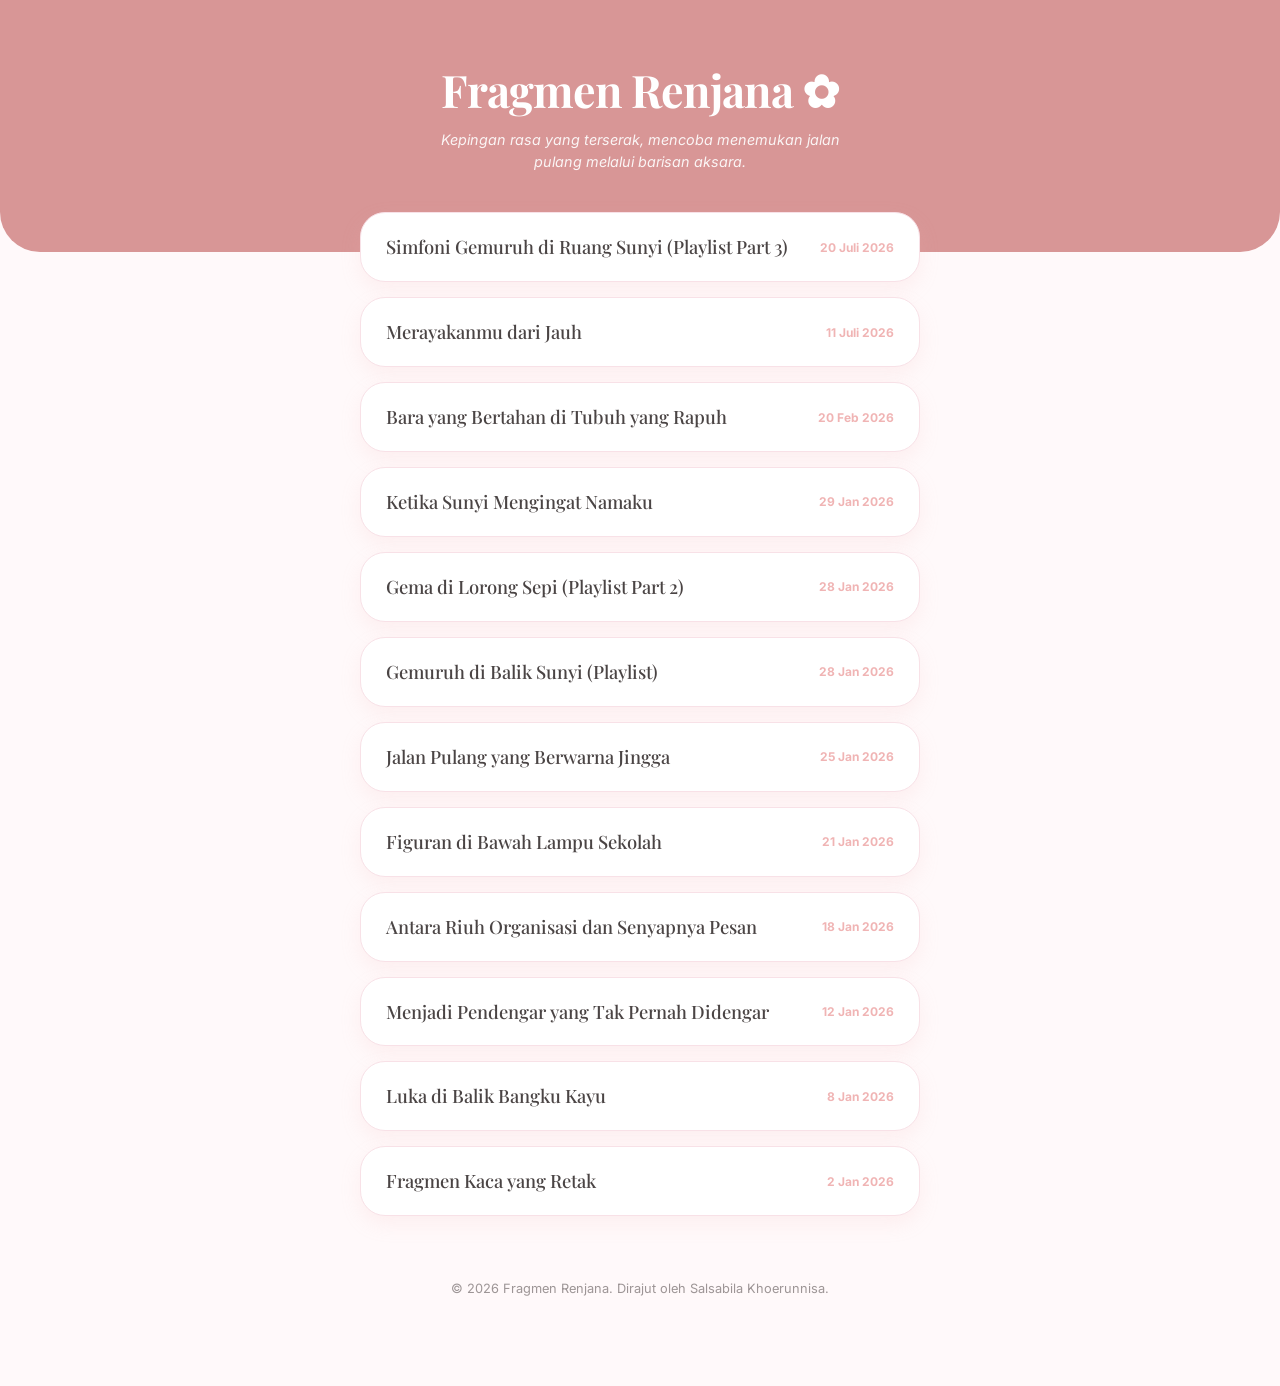
<file: index.html>
<!DOCTYPE html>
<html lang="id">
<head>
    <meta charset="UTF-8">
    <meta name="viewport" content="width=device-width, initial-scale=1.0">
    <title>Fragmen Renjana | Arsip Rasa</title>
    <link rel="stylesheet" href="style.css">
    <link href="https://fonts.googleapis.com/css2?family=Playfair+Display:ital,wght@0,400;1,500&family=Inter:wght@300;400;600;700&display=swap" rel="stylesheet">
</head>
<body>

    <header>
        <h1>Fragmen Renjana ✿</h1>
        <p class="subtitle">Kepingan rasa yang terserak, mencoba menemukan jalan pulang melalui barisan aksara.</p>
    </header>

    <div class="container">
        <main class="post-list">
            <a href="playlist-3.html" class="post-bubble">
    <span class="post-title">Simfoni Gemuruh di Ruang Sunyi (Playlist Part 3)</span>
    <span class="post-date">20 Juli 2026</span>
</a>

            <a href="merayakanmu.html" class="post-bubble">
    <span class="post-title">Merayakanmu dari Jauh</span>
    <span class="post-date">11 Juli 2026</span>
                
          <a href="bara.html" class="post-bubble">
    <span class="post-title">Bara yang Bertahan di Tubuh yang Rapuh</span>
    <span class="post-date">20 Feb 2026</span>
</a>
            <a href="sunyi.html" class="post-bubble">
    <span class="post-title">Ketika Sunyi Mengingat Namaku</span>
    <span class="post-date">29 Jan 2026</span>
</a>
            <a href="playlist-2.html" class="post-bubble">
    <span class="post-title">Gema di Lorong Sepi (Playlist Part 2)</span>
    <span class="post-date">28 Jan 2026</span>
</a>
            <a href="playlist.html" class="post-bubble">
    <span class="post-title">Gemuruh di Balik Sunyi (Playlist)</span>
    <span class="post-date">28 Jan 2026</span>
</a>
            
            <a href="jalan-pulang.html" class="post-bubble">
                <span class="post-title">Jalan Pulang yang Berwarna Jingga</span>
                <span class="post-date">25 Jan 2026</span>
            </a>

            <a href="figuran.html" class="post-bubble">
                <span class="post-title">Figuran di Bawah Lampu Sekolah</span>
                <span class="post-date">21 Jan 2026</span>
            </a>

            <a href="cinta-monyet.html" class="post-bubble">
                <span class="post-title">Antara Riuh Organisasi dan Senyapnya Pesan</span>
                <span class="post-date">18 Jan 2026</span>
            </a>

            <a href="kesepian.html" class="post-bubble">
                <span class="post-title">Menjadi Pendengar yang Tak Pernah Didengar</span>
                <span class="post-date">12 Jan 2026</span>
            </a>

            <a href="pengkhianatan.html" class="post-bubble">
                <span class="post-title">Luka di Balik Bangku Kayu</span>
                <span class="post-date">8 Jan 2026</span>
            </a>

            <a href="insecure.html" class="post-bubble">
                <span class="post-title">Fragmen Kaca yang Retak</span>
                <span class="post-date">2 Jan 2026</span>
            </a>


</a


        </main>

        <footer>
            <p>&copy; 2026 Fragmen Renjana. Dirajut oleh Salsabila Khoerunnisa.</p>
        </footer>
    </div>

</body>
</html>
</file>
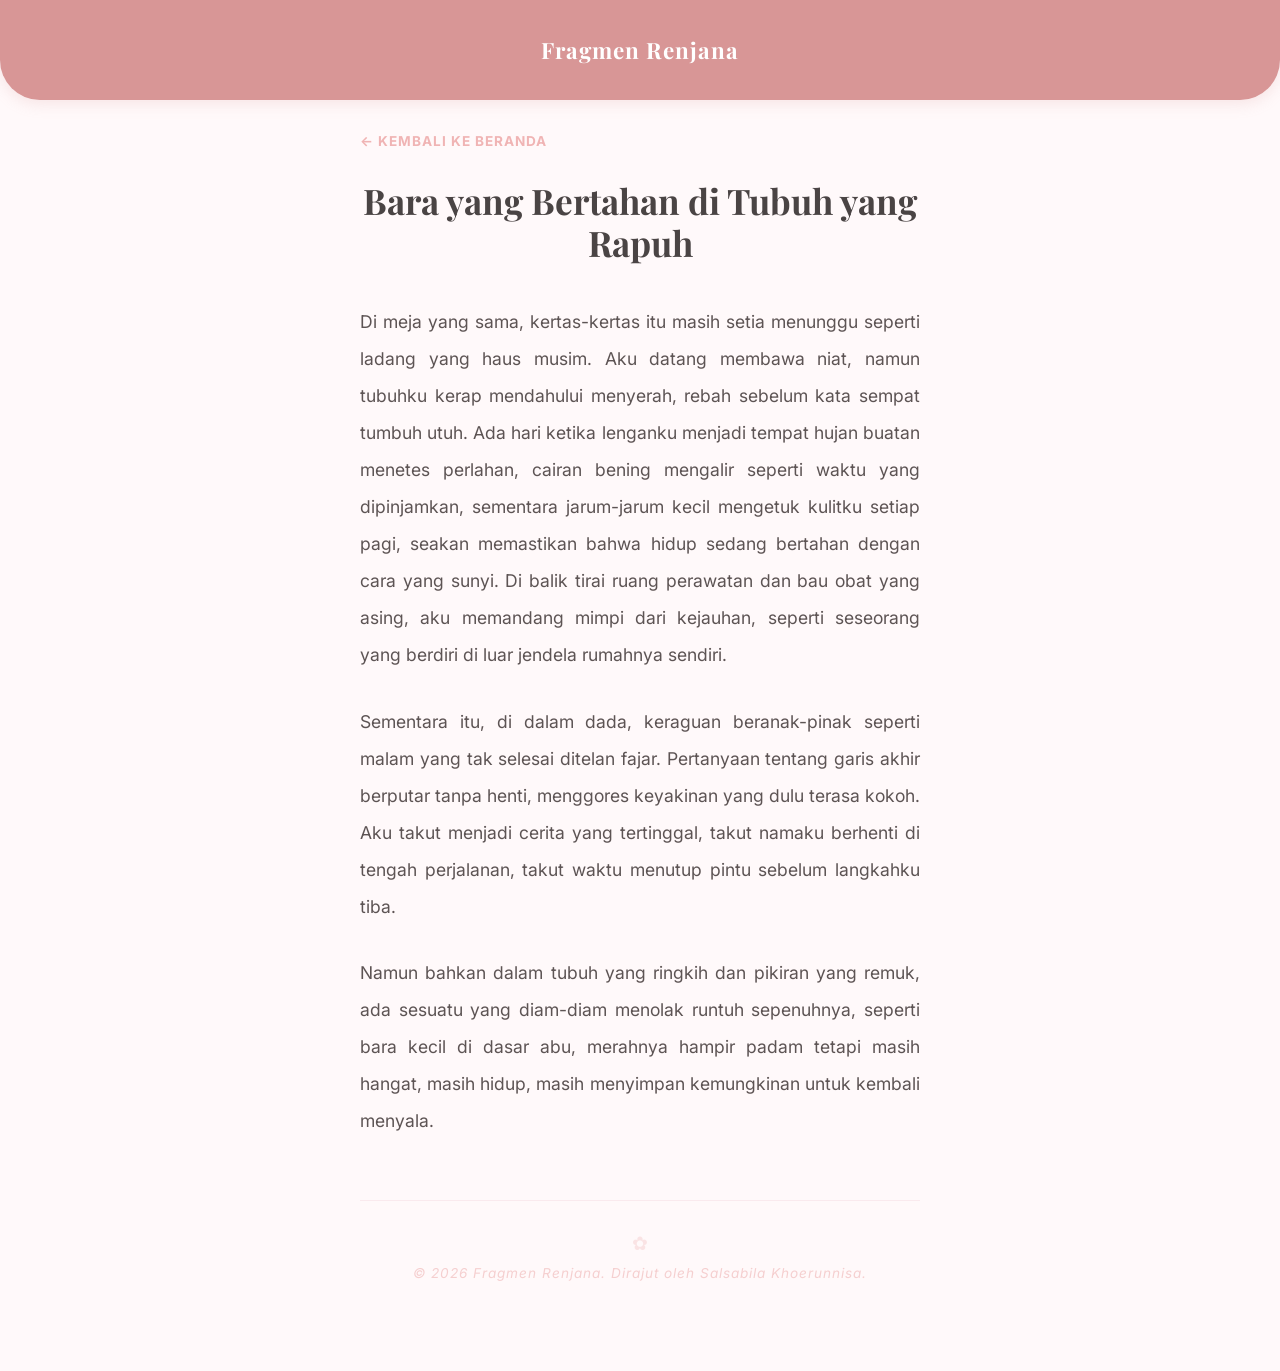
<file: bara.html>
<!DOCTYPE html>
<html lang="id">
<head>
    <meta charset="UTF-8">
    <meta name="viewport" content="width=device-width, initial-scale=1.0">
    <title>Bara yang Bertahan - Fragmen Renjana</title>
    <link rel="stylesheet" href="./style.css">
    <link href="https://fonts.googleapis.com/css2?family=Playfair+Display:ital,wght@0,400;1,500&family=Inter:wght@300;400;600;700&display=swap" rel="stylesheet">
    <style>
        .story-header { 
            background-color: var(--dark-pink); 
            color: white; 
            padding: 35px 20px; 
            text-align: center; 
            border-radius: 0 0 40px 40px; 
            box-shadow: 0 4px 15px rgba(216, 150, 150, 0.2); 
        }
        
        .story-header h2 { 
            font-family: 'Playfair Display', serif; 
            font-size: 1.4rem; 
            letter-spacing: 1px; 
            margin: 0; 
        }

        .container {
            max-width: 600px;
            margin: 30px auto 50px auto !important; 
            padding: 0 20px;
        }

        .back-nav { 
            padding-bottom: 30px; 
        }

        .back-btn { 
            text-decoration: none; 
            color: var(--accent); 
            font-weight: 700; 
            font-size: 0.85rem; 
            text-transform: uppercase; 
            letter-spacing: 1px; 
        }

        .title-center { 
            text-align: center; 
            font-family: 'Playfair Display', serif; 
            font-size: 2.2rem; 
            color: #4a4444; 
            line-height: 1.2; 
            margin-bottom: 40px; 
        }

        .content-body p { 
            margin-bottom: 30px; 
            line-height: 2.1; 
            color: #5d5454; 
            font-size: 1.1rem; 
            text-align: justify; 
        }

        .story-footer { 
            text-align: center; 
            margin-top: 60px; 
            padding-bottom: 40px; 
            border-top: 1px solid var(--primary); 
            padding-top: 30px; 
        }

        .story-footer p { 
            font-size: 0.85rem; 
            color: var(--accent); 
            letter-spacing: 1px; 
            font-style: italic; 
        }

        .flower-divider { 
            text-align: center; 
            margin-bottom: 10px; 
            color: var(--accent); 
            opacity: 0.5; 
            font-size: 1.2rem; 
        }
    </style>
</head>
<body>

    <header class="story-header">
        <h2>Fragmen Renjana</h2>
    </header>

    <div class="container">
        <div class="back-nav">
            <a href="index.html" class="back-btn">← Kembali ke Beranda</a>
        </div>

        <h1 class="title-center">Bara yang Bertahan di Tubuh yang Rapuh</h1>
        
        <article class="content-body">
            <p>Di meja yang sama, kertas-kertas itu masih setia menunggu seperti ladang yang haus musim. Aku datang membawa niat, namun tubuhku kerap mendahului menyerah, rebah sebelum kata sempat tumbuh utuh. Ada hari ketika lenganku menjadi tempat hujan buatan menetes perlahan, cairan bening mengalir seperti waktu yang dipinjamkan, sementara jarum-jarum kecil mengetuk kulitku setiap pagi, seakan memastikan bahwa hidup sedang bertahan dengan cara yang sunyi. Di balik tirai ruang perawatan dan bau obat yang asing, aku memandang mimpi dari kejauhan, seperti seseorang yang berdiri di luar jendela rumahnya sendiri.</p>
            
            <p>Sementara itu, di dalam dada, keraguan beranak-pinak seperti malam yang tak selesai ditelan fajar. Pertanyaan tentang garis akhir berputar tanpa henti, menggores keyakinan yang dulu terasa kokoh. Aku takut menjadi cerita yang tertinggal, takut namaku berhenti di tengah perjalanan, takut waktu menutup pintu sebelum langkahku tiba.</p>
            
            <p>Namun bahkan dalam tubuh yang ringkih dan pikiran yang remuk, ada sesuatu yang diam-diam menolak runtuh sepenuhnya, seperti bara kecil di dasar abu, merahnya hampir padam tetapi masih hangat, masih hidup, masih menyimpan kemungkinan untuk kembali menyala.</p>
        </article>

        <footer class="story-footer">
            <div class="flower-divider">✿</div>
            <p>&copy; 2026 Fragmen Renjana. Dirajut oleh Salsabila Khoerunnisa.</p>
        </footer>
    </div>

</body>
</html>
</file>
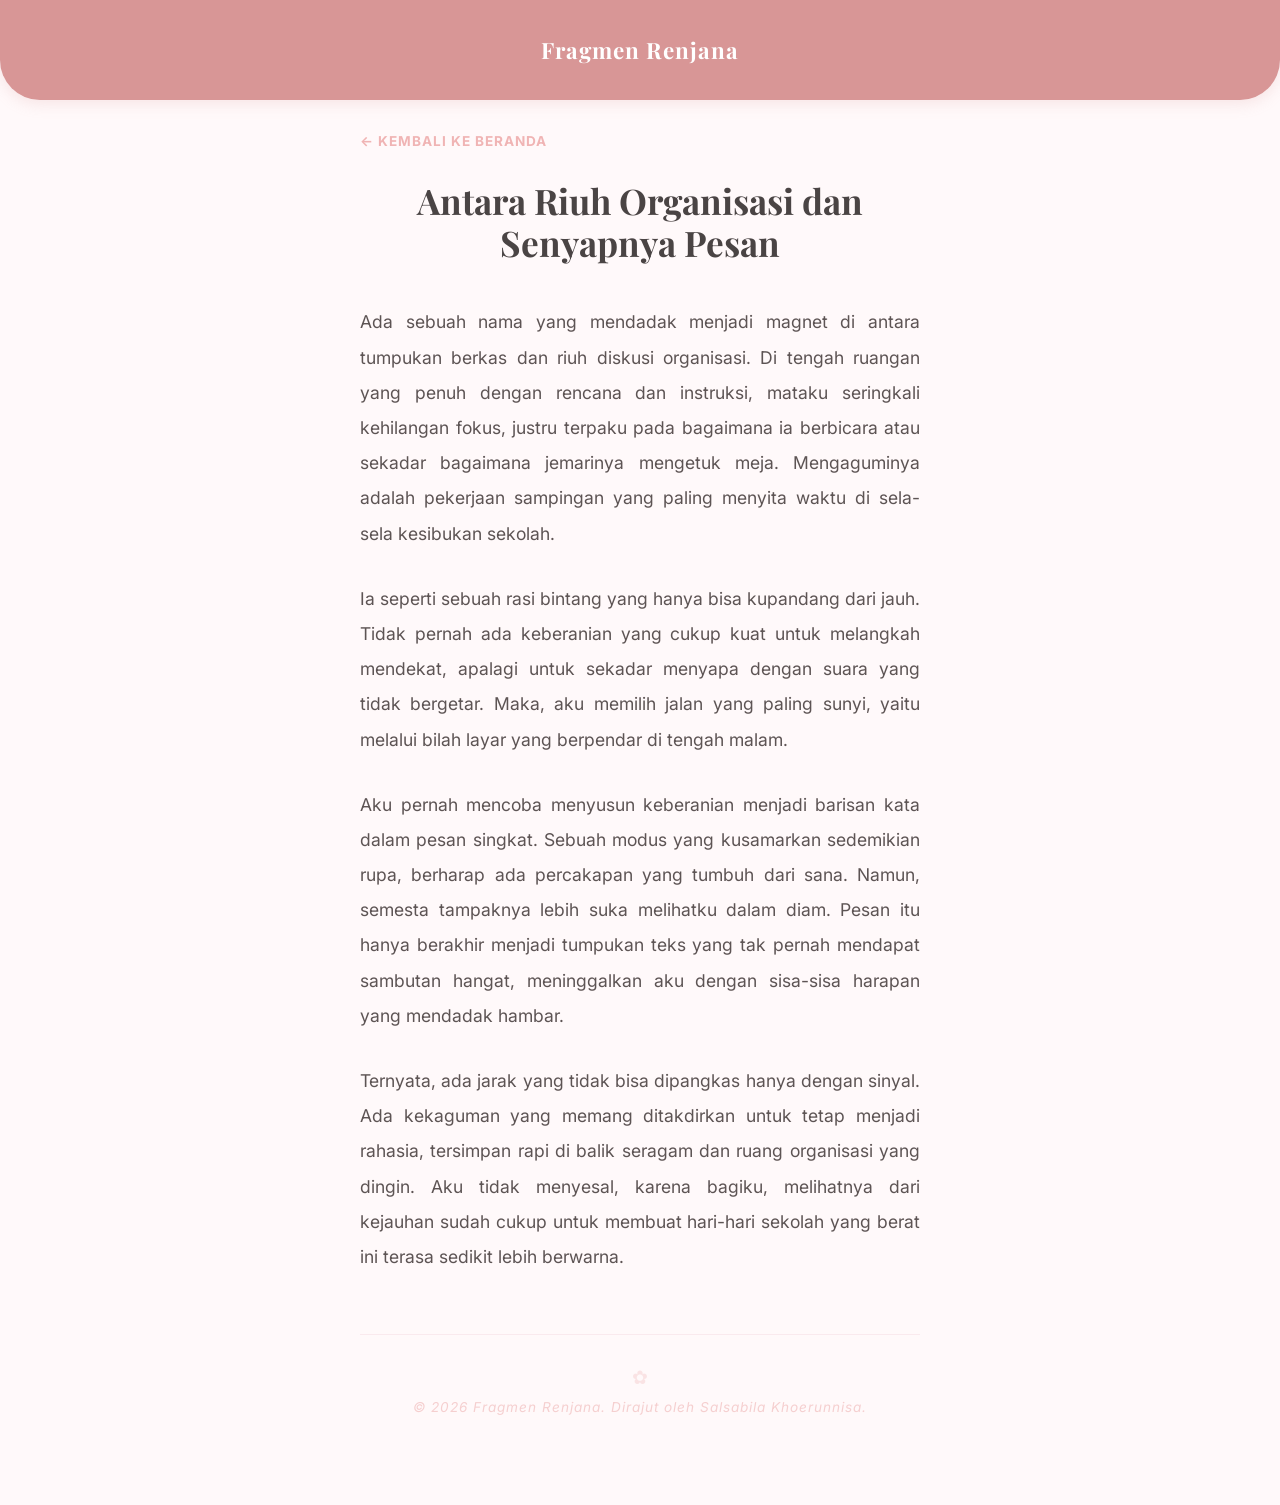
<file: cinta-monyet.html>
<!DOCTYPE html>
<html lang="id">
<head>
    <meta charset="UTF-8">
    <meta name="viewport" content="width=device-width, initial-scale=1.0">
    <title>Cinta Monyet - Fragmen Renjana</title>
    <link rel="stylesheet" href="./style.css">
    <link href="https://fonts.googleapis.com/css2?family=Playfair+Display:ital,wght@0,400;1,500&family=Inter:wght@300;400;600;700&display=swap" rel="stylesheet">
    <style>
        .story-header { 
            background-color: var(--dark-pink); 
            color: white; 
            padding: 35px 20px; 
            text-align: center; 
            border-radius: 0 0 40px 40px; 
            box-shadow: 0 4px 15px rgba(216, 150, 150, 0.2); 
        }
        
        .story-header h2 { 
            font-family: 'Playfair Display', serif; 
            font-size: 1.4rem; 
            letter-spacing: 1px; 
            margin: 0; 
        }

        /* Perbaikan: Memberi ruang agar tidak nabrak header */
        .container {
            max-width: 600px;
            margin: 20px auto 50px auto !important; /* Memaksa margin atas tetap lega */
            padding: 0 20px;
        }

        .back-nav { 
            padding: 10px 0 30px 0; 
        }

        .back-btn { 
            text-decoration: none; 
            color: var(--accent); 
            font-weight: 700; 
            font-size: 0.85rem; 
            text-transform: uppercase; 
            letter-spacing: 1px; 
        }

        .title-center { 
            text-align: center; 
            font-family: 'Playfair Display', serif; 
            font-size: 2.2rem; 
            color: #4a4444; 
            line-height: 1.2; 
            margin-bottom: 40px; 
        }

        .content-body p { 
            margin-bottom: 30px; 
            line-height: 2; 
            color: #5d5454; 
            font-size: 1.1rem; 
            text-align: justify; 
        }

        .story-footer { 
            text-align: center; 
            margin-top: 60px; 
            padding-bottom: 40px; 
            border-top: 1px solid var(--primary); 
            padding-top: 30px; 
        }

        .story-footer p { 
            font-size: 0.85rem; 
            color: var(--accent); 
            letter-spacing: 1px; 
            font-style: italic; 
        }

        .flower-divider { 
            text-align: center; 
            margin-bottom: 10px; 
            color: var(--accent); 
            opacity: 0.5; 
            font-size: 1.2rem; 
        }
    </style>
</head>
<body>

    <header class="story-header">
        <h2>Fragmen Renjana</h2>
    </header>

    <div class="container">
        <div class="back-nav">
            <a href="index.html#post-cinta" class="back-btn">← Kembali ke Beranda</a>
        </div>

        <h1 class="title-center">Antara Riuh Organisasi dan Senyapnya Pesan</h1>
        
        <article class="content-body">
            <p>Ada sebuah nama yang mendadak menjadi magnet di antara tumpukan berkas dan riuh diskusi organisasi. Di tengah ruangan yang penuh dengan rencana dan instruksi, mataku seringkali kehilangan fokus, justru terpaku pada bagaimana ia berbicara atau sekadar bagaimana jemarinya mengetuk meja. Mengaguminya adalah pekerjaan sampingan yang paling menyita waktu di sela-sela kesibukan sekolah.</p>
            
            <p>Ia seperti sebuah rasi bintang yang hanya bisa kupandang dari jauh. Tidak pernah ada keberanian yang cukup kuat untuk melangkah mendekat, apalagi untuk sekadar menyapa dengan suara yang tidak bergetar. Maka, aku memilih jalan yang paling sunyi, yaitu melalui bilah layar yang berpendar di tengah malam.</p>
            
            <p>Aku pernah mencoba menyusun keberanian menjadi barisan kata dalam pesan singkat. Sebuah modus yang kusamarkan sedemikian rupa, berharap ada percakapan yang tumbuh dari sana. Namun, semesta tampaknya lebih suka melihatku dalam diam. Pesan itu hanya berakhir menjadi tumpukan teks yang tak pernah mendapat sambutan hangat, meninggalkan aku dengan sisa-sisa harapan yang mendadak hambar.</p>
            
            <p>Ternyata, ada jarak yang tidak bisa dipangkas hanya dengan sinyal. Ada kekaguman yang memang ditakdirkan untuk tetap menjadi rahasia, tersimpan rapi di balik seragam dan ruang organisasi yang dingin. Aku tidak menyesal, karena bagiku, melihatnya dari kejauhan sudah cukup untuk membuat hari-hari sekolah yang berat ini terasa sedikit lebih berwarna.</p>
        </article>

        <footer class="story-footer">
            <div class="flower-divider">✿</div>
            <p>&copy; 2026 Fragmen Renjana. Dirajut oleh Salsabila Khoerunnisa.</p>
        </footer>
    </div>

</body>
</html>
</file>
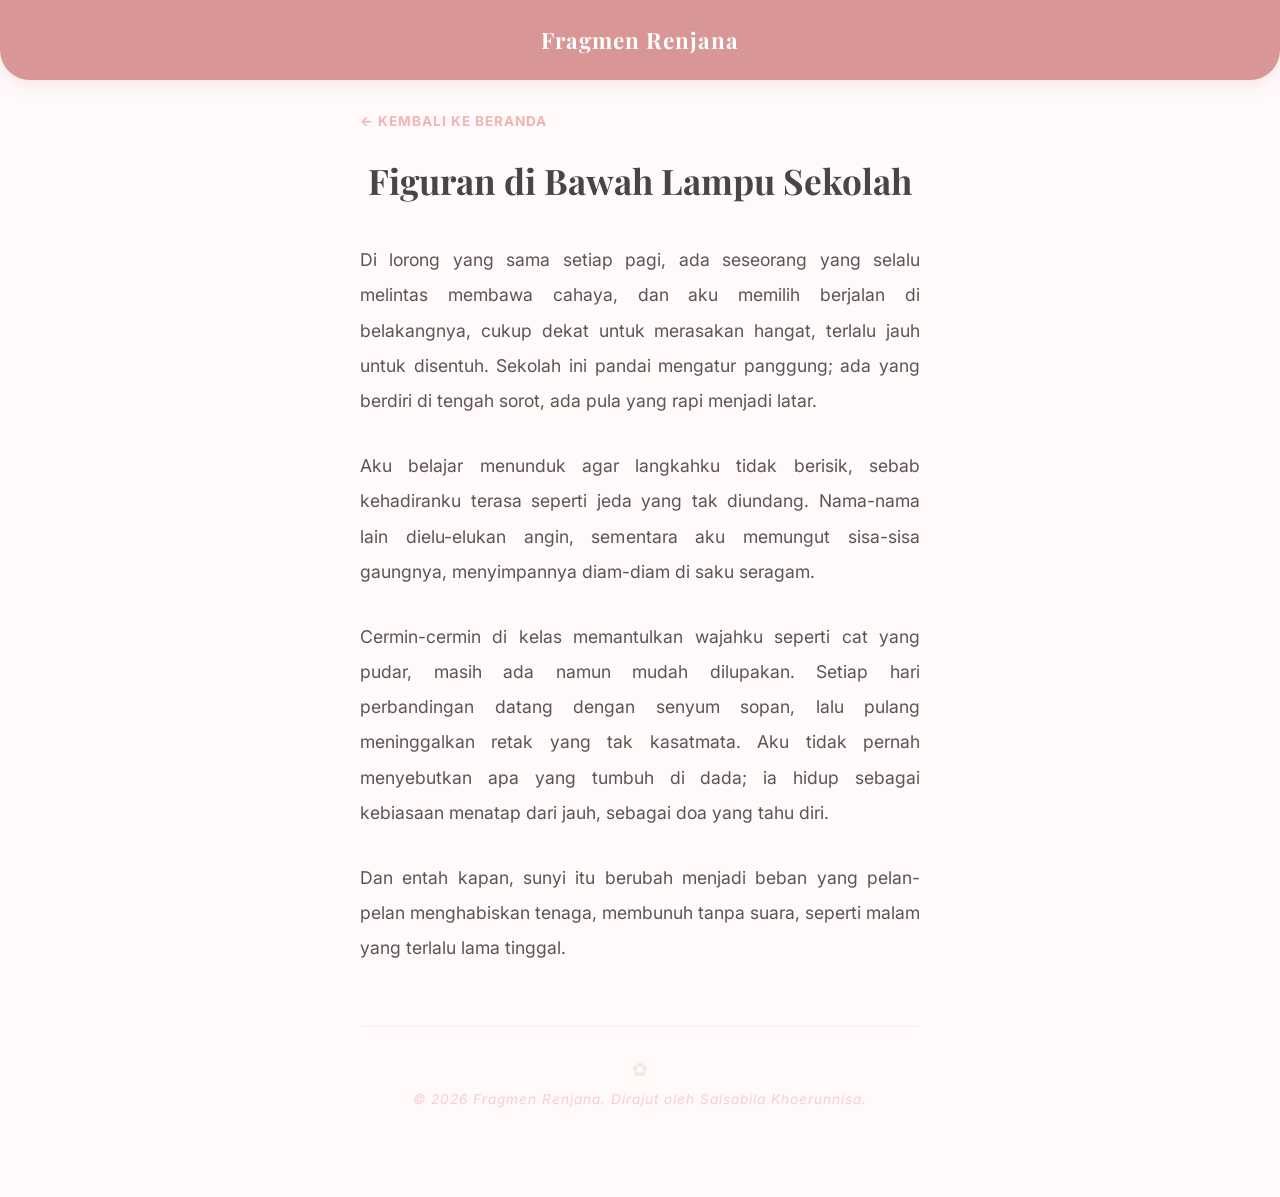
<file: figuran.html>
<!DOCTYPE html>
<html lang="id">
<head>
    <meta charset="UTF-8">
    <meta name="viewport" content="width=device-width, initial-scale=1.0">
    <title>Figuran di Bawah Lampu Sekolah - Fragmen Renjana</title>
    <link rel="stylesheet" href="./style.css">
    <link href="https://fonts.googleapis.com/css2?family=Playfair+Display:ital,wght@0,400;1,500&family=Inter:wght@300;400;600&display=swap" rel="stylesheet">
    <style>
        .story-header {
            background-color: var(--dark-pink);
            color: white;
            padding: 25px 20px;
            text-align: center;
            border-radius: 0 0 30px 30px;
            margin-bottom: 30px;
            box-shadow: 0 4px 15px rgba(216, 150, 150, 0.2);
        }
        
        .story-header h2 {
            font-family: 'Playfair Display', serif;
            font-size: 1.4rem;
            letter-spacing: 1px;
            margin: 0;
        }

        .back-nav {
            margin-bottom: 30px;
        }

        .back-btn {
            text-decoration: none;
            color: var(--accent);
            font-weight: 700;
            font-size: 0.85rem;
            text-transform: uppercase;
            letter-spacing: 1px;
        }

        .title-center {
            text-align: center;
            font-family: 'Playfair Display', serif;
            font-size: 2.2rem;
            color: #4a4444;
            line-height: 1.2;
            margin-bottom: 40px;
        }

        .content-body p {
            margin-bottom: 30px; 
            line-height: 2;
            color: #5d5454;
            font-size: 1.1rem;
            text-align: justify;
        }

        /* Style Footer Baru */
        .story-footer {
            text-align: center;
            margin-top: 60px;
            padding-bottom: 40px;
            border-top: 1px solid var(--primary);
            padding-top: 30px;
        }

        .story-footer p {
            font-size: 0.85rem;
            color: var(--accent);
            letter-spacing: 1px;
            font-style: italic;
        }

        .flower-divider {
            text-align: center;
            margin-bottom: 10px;
            color: var(--accent);
            opacity: 0.5;
            font-size: 1.2rem;
        }
    </style>
</head>
<body>

    <header class="story-header">
        <h2>Fragmen Renjana</h2>
    </header>

    <div class="container" style="margin-top: 0;">
        <div class="back-nav">
            <a href="index.html#post-figuran" class="back-btn">← Kembali ke Beranda</a>
        </div>

        <h1 class="title-center">Figuran di Bawah Lampu Sekolah</h1>
        
        <article class="content-body">
            <p>Di lorong yang sama setiap pagi, ada seseorang yang selalu melintas membawa cahaya, dan aku memilih berjalan di belakangnya, cukup dekat untuk merasakan hangat, terlalu jauh untuk disentuh. Sekolah ini pandai mengatur panggung; ada yang berdiri di tengah sorot, ada pula yang rapi menjadi latar.</p>
            
            <p>Aku belajar menunduk agar langkahku tidak berisik, sebab kehadiranku terasa seperti jeda yang tak diundang. Nama-nama lain dielu-elukan angin, sementara aku memungut sisa-sisa gaungnya, menyimpannya diam-diam di saku seragam.</p>
            
            <p>Cermin-cermin di kelas memantulkan wajahku seperti cat yang pudar, masih ada namun mudah dilupakan. Setiap hari perbandingan datang dengan senyum sopan, lalu pulang meninggalkan retak yang tak kasatmata. Aku tidak pernah menyebutkan apa yang tumbuh di dada; ia hidup sebagai kebiasaan menatap dari jauh, sebagai doa yang tahu diri.</p>
            
            <p>Dan entah kapan, sunyi itu berubah menjadi beban yang pelan-pelan menghabiskan tenaga, membunuh tanpa suara, seperti malam yang terlalu lama tinggal.</p>
        </article>

        <footer class="story-footer">
            <div class="flower-divider">✿</div>
            <p>&copy; 2026 Fragmen Renjana. Dirajut oleh Salsabila Khoerunnisa.</p>
        </footer>
    </div>

</body>
</html>
</file>
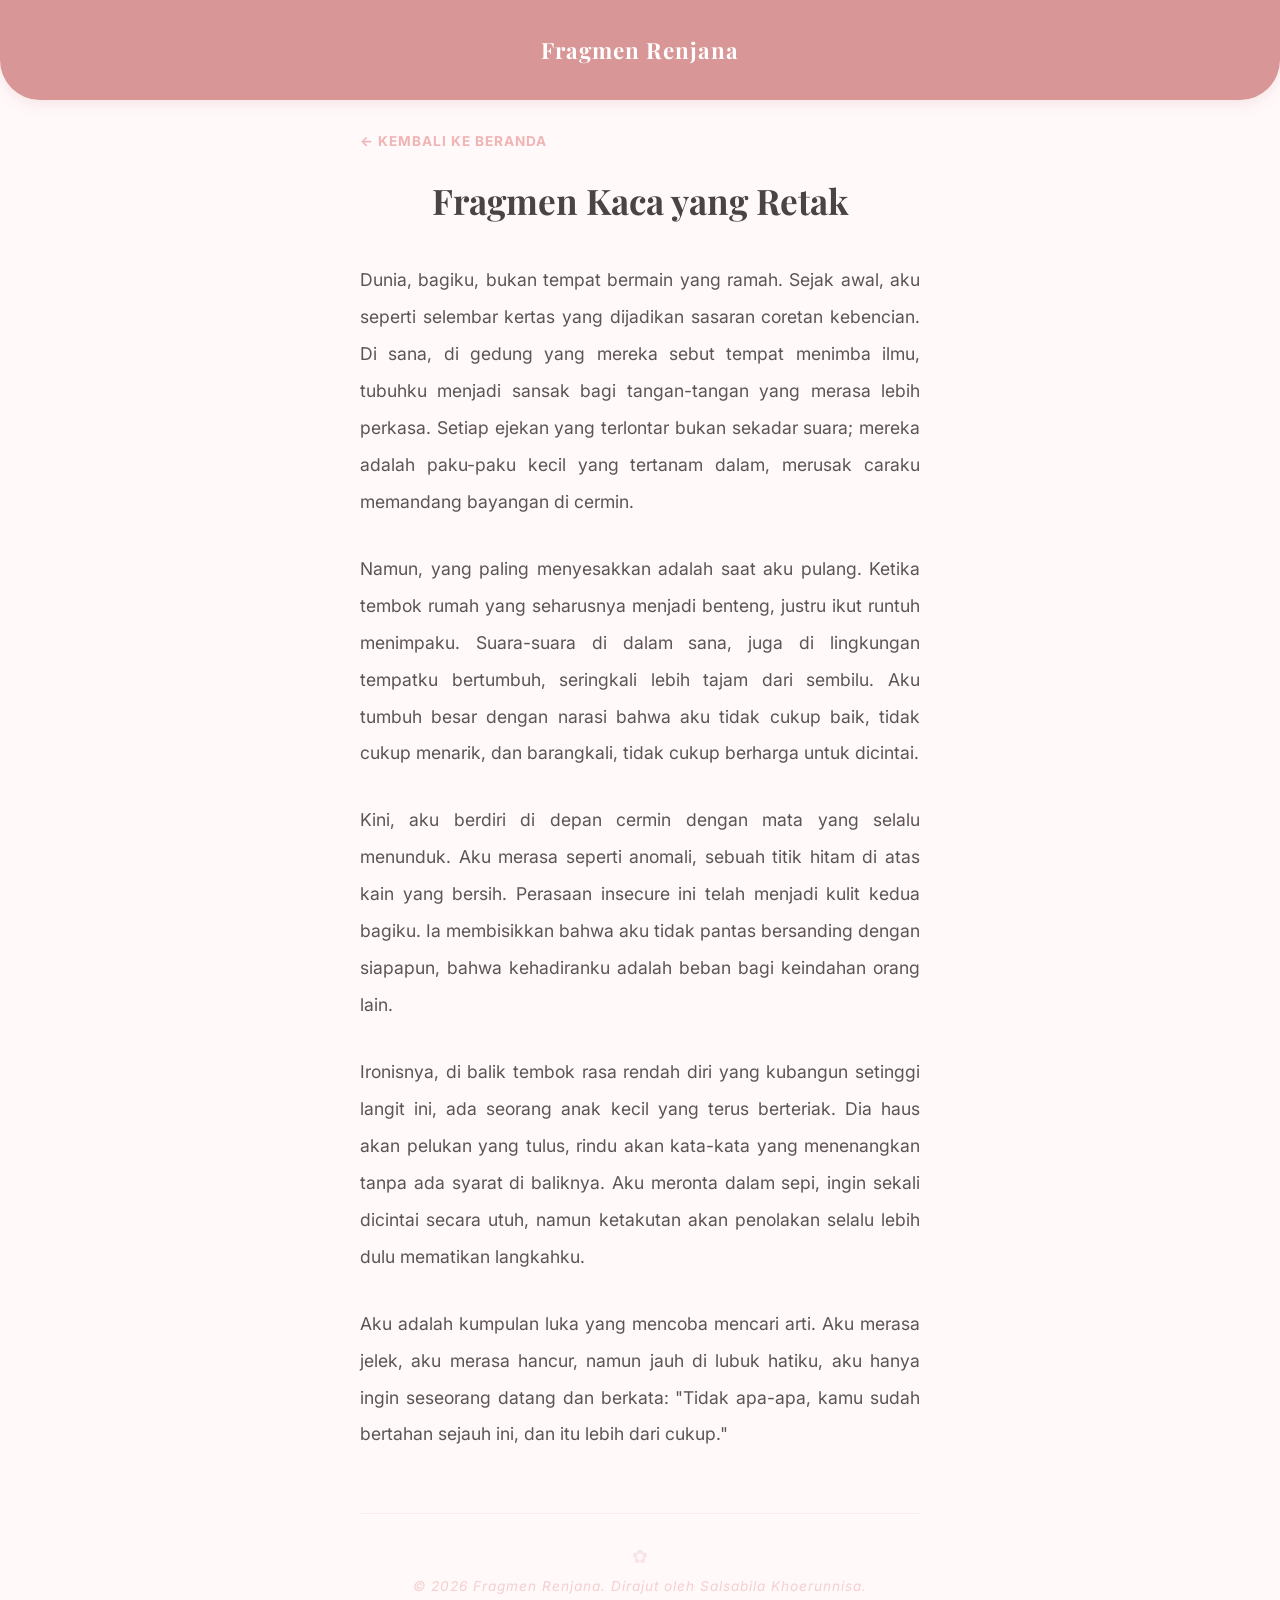
<file: insecure.html>
<!DOCTYPE html>
<html lang="id">
<head>
    <meta charset="UTF-8">
    <meta name="viewport" content="width=device-width, initial-scale=1.0">
    <title>Insecure - Fragmen Renjana</title>
    <link rel="stylesheet" href="./style.css">
    <link href="https://fonts.googleapis.com/css2?family=Playfair+Display:ital,wght@0,400;1,500&family=Inter:wght@300;400;600;700&display=swap" rel="stylesheet">
    <style>
        .story-header { 
            background-color: var(--dark-pink); 
            color: white; 
            padding: 35px 20px; 
            text-align: center; 
            border-radius: 0 0 40px 40px; 
            box-shadow: 0 4px 15px rgba(216, 150, 150, 0.2); 
        }
        
        .story-header h2 { 
            font-family: 'Playfair Display', serif; 
            font-size: 1.4rem; 
            letter-spacing: 1px; 
            margin: 0; 
        }

        /* Jarak aman supaya tombol kembali tidak menabrak header */
        .container {
            max-width: 600px;
            margin: 30px auto 50px auto !important; 
            padding: 0 20px;
        }

        .back-nav { 
            padding-bottom: 30px; 
        }

        .back-btn { 
            text-decoration: none; 
            color: var(--accent); 
            font-weight: 700; 
            font-size: 0.85rem; 
            text-transform: uppercase; 
            letter-spacing: 1px; 
        }

        .title-center { 
            text-align: center; 
            font-family: 'Playfair Display', serif; 
            font-size: 2.2rem; 
            color: #4a4444; 
            line-height: 1.2; 
            margin-bottom: 40px; 
        }

        .content-body p { 
            margin-bottom: 30px; 
            line-height: 2.1; 
            color: #5d5454; 
            font-size: 1.1rem; 
            text-align: justify; 
        }

        .story-footer { 
            text-align: center; 
            margin-top: 60px; 
            padding-bottom: 40px; 
            border-top: 1px solid var(--primary); 
            padding-top: 30px; 
        }

        .story-footer p { 
            font-size: 0.85rem; 
            color: var(--accent); 
            letter-spacing: 1px; 
            font-style: italic; 
        }

        .flower-divider { 
            text-align: center; 
            margin-bottom: 10px; 
            color: var(--accent); 
            opacity: 0.5; 
            font-size: 1.2rem; 
        }
    </style>
</head>
<body>

    <header class="story-header">
        <h2>Fragmen Renjana</h2>
    </header>

    <div class="container">
        <div class="back-nav">
            <a href="index.html#post-kaca" class="back-btn">← Kembali ke Beranda</a>
        </div>

        <h1 class="title-center">Fragmen Kaca yang Retak</h1>
        
        <article class="content-body">
            <p>Dunia, bagiku, bukan tempat bermain yang ramah. Sejak awal, aku seperti selembar kertas yang dijadikan sasaran coretan kebencian. Di sana, di gedung yang mereka sebut tempat menimba ilmu, tubuhku menjadi sansak bagi tangan-tangan yang merasa lebih perkasa. Setiap ejekan yang terlontar bukan sekadar suara; mereka adalah paku-paku kecil yang tertanam dalam, merusak caraku memandang bayangan di cermin.</p>
            
            <p>Namun, yang paling menyesakkan adalah saat aku pulang. Ketika tembok rumah yang seharusnya menjadi benteng, justru ikut runtuh menimpaku. Suara-suara di dalam sana, juga di lingkungan tempatku bertumbuh, seringkali lebih tajam dari sembilu. Aku tumbuh besar dengan narasi bahwa aku tidak cukup baik, tidak cukup menarik, dan barangkali, tidak cukup berharga untuk dicintai.</p>
            
            <p>Kini, aku berdiri di depan cermin dengan mata yang selalu menunduk. Aku merasa seperti anomali, sebuah titik hitam di atas kain yang bersih. Perasaan insecure ini telah menjadi kulit kedua bagiku. Ia membisikkan bahwa aku tidak pantas bersanding dengan siapapun, bahwa kehadiranku adalah beban bagi keindahan orang lain.</p>
            
            <p>Ironisnya, di balik tembok rasa rendah diri yang kubangun setinggi langit ini, ada seorang anak kecil yang terus berteriak. Dia haus akan pelukan yang tulus, rindu akan kata-kata yang menenangkan tanpa ada syarat di baliknya. Aku meronta dalam sepi, ingin sekali dicintai secara utuh, namun ketakutan akan penolakan selalu lebih dulu mematikan langkahku.</p>
            
            <p>Aku adalah kumpulan luka yang mencoba mencari arti. Aku merasa jelek, aku merasa hancur, namun jauh di lubuk hatiku, aku hanya ingin seseorang datang dan berkata: "Tidak apa-apa, kamu sudah bertahan sejauh ini, dan itu lebih dari cukup."</p>
        </article>

        <footer class="story-footer">
            <div class="flower-divider">✿</div>
            <p>&copy; 2026 Fragmen Renjana. Dirajut oleh Salsabila Khoerunnisa.</p>
        </footer>
    </div>

</body>
</html>
</file>
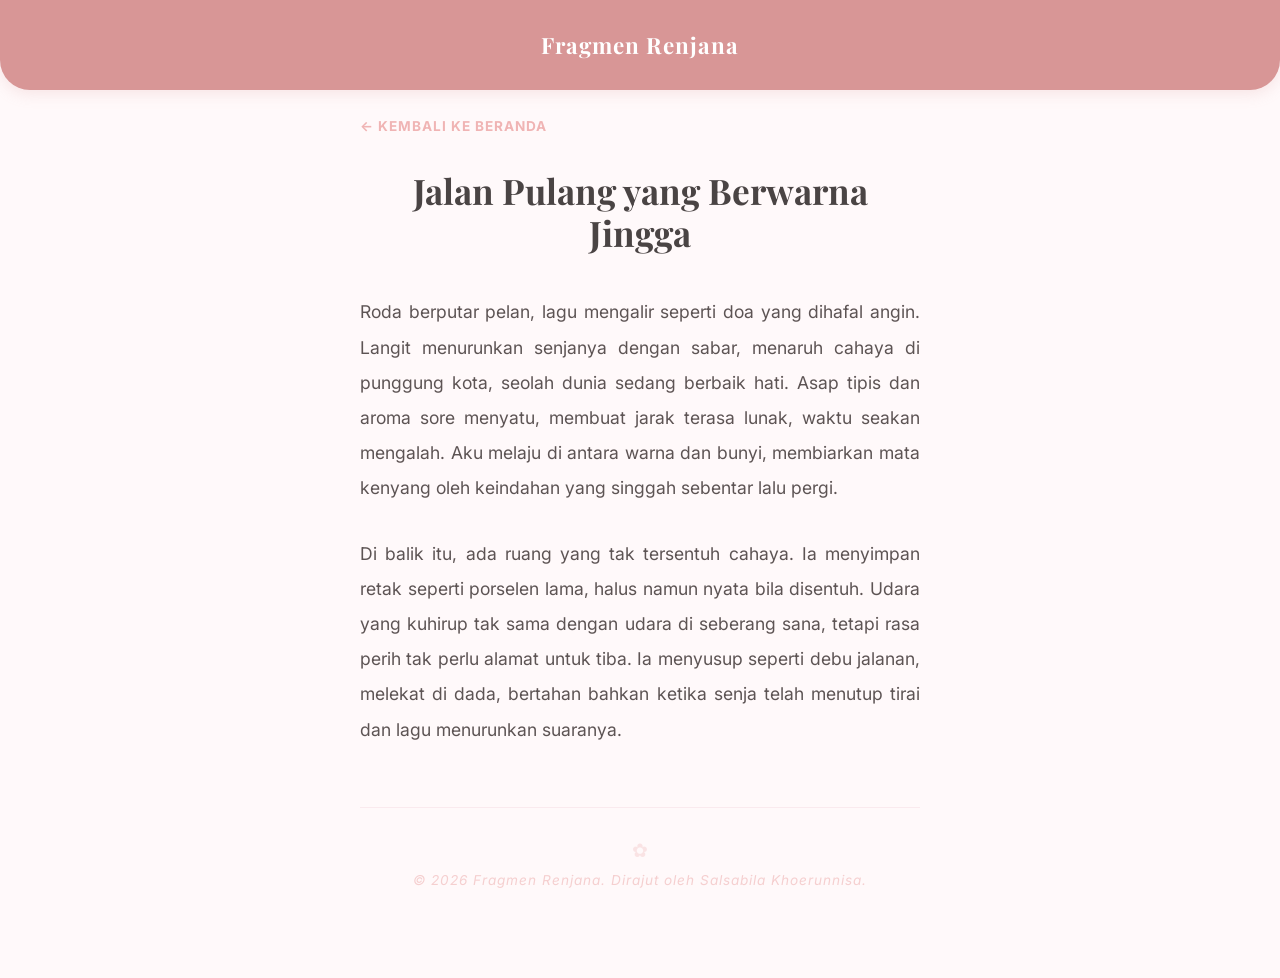
<file: jalan-pulang.html>
<!DOCTYPE html>
<html lang="id">
<head>
    <meta charset="UTF-8">
    <meta name="viewport" content="width=device-width, initial-scale=1.0">
    <title>Jalan Pulang - Fragmen Renjana</title>
    <link rel="stylesheet" href="./style.css">
    <link href="https://fonts.googleapis.com/css2?family=Playfair+Display:ital,wght@0,400;1,500&family=Inter:wght@300;400;600;700&display=swap" rel="stylesheet">
    <style>
        .story-header { 
            background-color: var(--dark-pink); 
            color: white; 
            padding: 30px 20px; 
            text-align: center; 
            border-radius: 0 0 30px 30px; 
            margin-bottom: 0; /* Kita hapus margin bawahnya di sini */
            box-shadow: 0 4px 15px rgba(216, 150, 150, 0.2); 
        }
        .story-header h2 { font-family: 'Playfair Display', serif; font-size: 1.4rem; letter-spacing: 1px; margin: 0; }
        
        /* Navigasi Balik yang sudah diperbaiki jaraknya */
        .back-nav { 
            padding: 25px 0; /* Memberi ruang di atas dan bawah tombol */
            margin-bottom: 10px;
        }
        
        .back-btn { 
            text-decoration: none; 
            color: var(--accent); 
            font-weight: 700; 
            font-size: 0.85rem; 
            text-transform: uppercase; 
            letter-spacing: 1px; 
        }
        
        .title-center { text-align: center; font-family: 'Playfair Display', serif; font-size: 2.2rem; color: #4a4444; line-height: 1.2; margin-bottom: 40px; }
        .content-body p { margin-bottom: 30px; line-height: 2; color: #5d5454; font-size: 1.1rem; text-align: justify; }
        .story-footer { text-align: center; margin-top: 60px; padding-bottom: 40px; border-top: 1px solid var(--primary); padding-top: 30px; }
        .story-footer p { font-size: 0.85rem; color: var(--accent); letter-spacing: 1px; font-style: italic; }
        .flower-divider { text-align: center; margin-bottom: 10px; color: var(--accent); opacity: 0.5; font-size: 1.2rem; }
    </style>
</head>
<body>
    <header class="story-header"><h2>Fragmen Renjana</h2></header>
    
    <div class="container" style="margin-top: 0;">
        <div class="back-nav">
            <a href="index.html#post-senja" class="back-btn">← Kembali ke Beranda</a>
        </div>

        <h1 class="title-center">Jalan Pulang yang Berwarna Jingga</h1>
        
        <article class="content-body">
            <p>Roda berputar pelan, lagu mengalir seperti doa yang dihafal angin. Langit menurunkan senjanya dengan sabar, menaruh cahaya di punggung kota, seolah dunia sedang berbaik hati. Asap tipis dan aroma sore menyatu, membuat jarak terasa lunak, waktu seakan mengalah. Aku melaju di antara warna dan bunyi, membiarkan mata kenyang oleh keindahan yang singgah sebentar lalu pergi.</p>
            <p>Di balik itu, ada ruang yang tak tersentuh cahaya. Ia menyimpan retak seperti porselen lama, halus namun nyata bila disentuh. Udara yang kuhirup tak sama dengan udara di seberang sana, tetapi rasa perih tak perlu alamat untuk tiba. Ia menyusup seperti debu jalanan, melekat di dada, bertahan bahkan ketika senja telah menutup tirai dan lagu menurunkan suaranya.</p>
        </article>

        <footer class="story-footer">
            <div class="flower-divider">✿</div>
            <p>&copy; 2026 Fragmen Renjana. Dirajut oleh Salsabila Khoerunnisa.</p>
        </footer>
    </div>
</body>
</html>
</file>
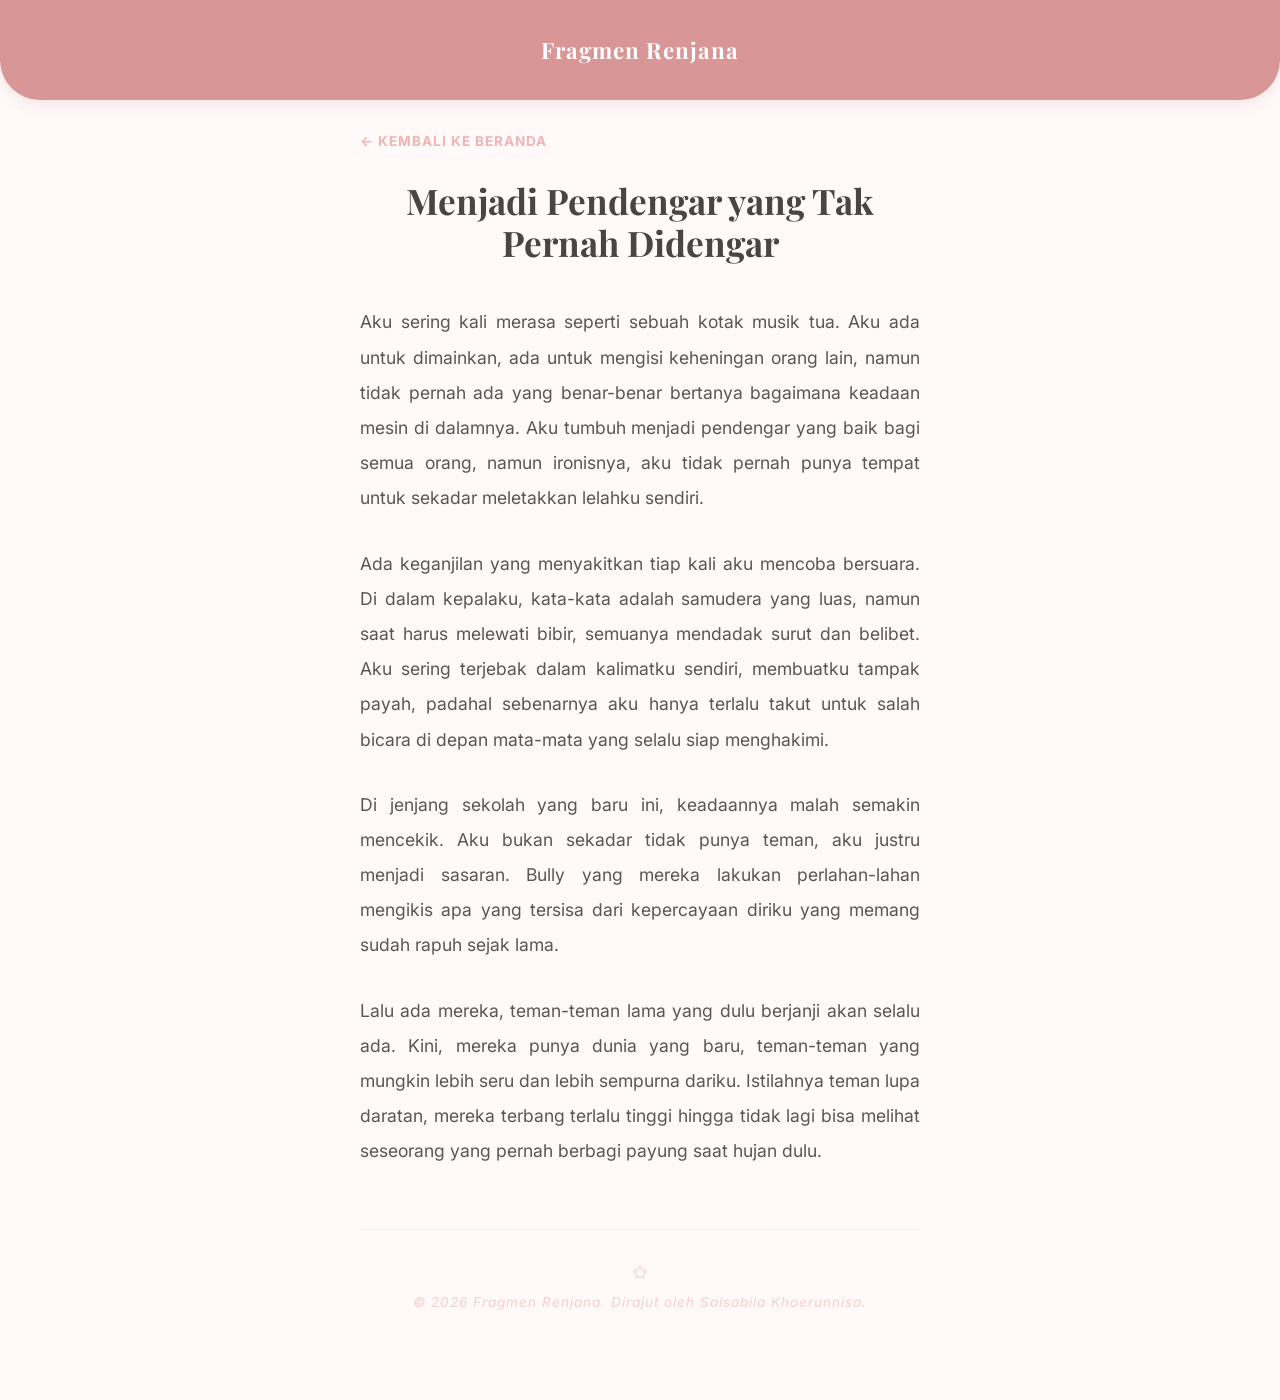
<file: kesepian.html>
<!DOCTYPE html>
<html lang="id">
<head>
    <meta charset="UTF-8">
    <meta name="viewport" content="width=device-width, initial-scale=1.0">
    <title>Menjadi Pendengar - Fragmen Renjana</title>
    <link rel="stylesheet" href="./style.css">
    <link href="https://fonts.googleapis.com/css2?family=Playfair+Display:ital,wght@0,400;1,500&family=Inter:wght@300;400;600;700&display=swap" rel="stylesheet">
    <style>
        .story-header { 
            background-color: var(--dark-pink); 
            color: white; 
            padding: 35px 20px; 
            text-align: center; 
            border-radius: 0 0 40px 40px; 
            box-shadow: 0 4px 15px rgba(216, 150, 150, 0.2); 
        }
        
        .story-header h2 { 
            font-family: 'Playfair Display', serif; 
            font-size: 1.4rem; 
            letter-spacing: 1px; 
            margin: 0; 
        }

        /* Jarak aman agar tidak nabrak header */
        .container {
            max-width: 600px;
            margin: 30px auto 50px auto !important; 
            padding: 0 20px;
        }

        .back-nav { 
            padding-bottom: 30px; 
        }

        .back-btn { 
            text-decoration: none; 
            color: var(--accent); 
            font-weight: 700; 
            font-size: 0.85rem; 
            text-transform: uppercase; 
            letter-spacing: 1px; 
        }

        .title-center { 
            text-align: center; 
            font-family: 'Playfair Display', serif; 
            font-size: 2.2rem; 
            color: #4a4444; 
            line-height: 1.2; 
            margin-bottom: 40px; 
        }

        .content-body p { 
            margin-bottom: 30px; 
            line-height: 2; 
            color: #5d5454; 
            font-size: 1.1rem; 
            text-align: justify; 
        }

        .story-footer { 
            text-align: center; 
            margin-top: 60px; 
            padding-bottom: 40px; 
            border-top: 1px solid var(--primary); 
            padding-top: 30px; 
        }

        .story-footer p { 
            font-size: 0.85rem; 
            color: var(--accent); 
            letter-spacing: 1px; 
            font-style: italic; 
        }

        .flower-divider { 
            text-align: center; 
            margin-bottom: 10px; 
            color: var(--accent); 
            opacity: 0.5; 
            font-size: 1.2rem; 
        }
    </style>
</head>
<body>

    <header class="story-header">
        <h2>Fragmen Renjana</h2>
    </header>

    <div class="container">
        <div class="back-nav">
            <a href="index.html#post-sepi" class="back-btn">← Kembali ke Beranda</a>
        </div>

        <h1 class="title-center">Menjadi Pendengar yang Tak Pernah Didengar</h1>
        
        <article class="content-body">
            <p>Aku sering kali merasa seperti sebuah kotak musik tua. Aku ada untuk dimainkan, ada untuk mengisi keheningan orang lain, namun tidak pernah ada yang benar-benar bertanya bagaimana keadaan mesin di dalamnya. Aku tumbuh menjadi pendengar yang baik bagi semua orang, namun ironisnya, aku tidak pernah punya tempat untuk sekadar meletakkan lelahku sendiri.</p>
            
            <p>Ada keganjilan yang menyakitkan tiap kali aku mencoba bersuara. Di dalam kepalaku, kata-kata adalah samudera yang luas, namun saat harus melewati bibir, semuanya mendadak surut dan belibet. Aku sering terjebak dalam kalimatku sendiri, membuatku tampak payah, padahal sebenarnya aku hanya terlalu takut untuk salah bicara di depan mata-mata yang selalu siap menghakimi.</p>
            
            <p>Di jenjang sekolah yang baru ini, keadaannya malah semakin mencekik. Aku bukan sekadar tidak punya teman, aku justru menjadi sasaran. Bully yang mereka lakukan perlahan-lahan mengikis apa yang tersisa dari kepercayaan diriku yang memang sudah rapuh sejak lama.</p>
            
            <p>Lalu ada mereka, teman-teman lama yang dulu berjanji akan selalu ada. Kini, mereka punya dunia yang baru, teman-teman yang mungkin lebih seru dan lebih sempurna dariku. Istilahnya teman lupa daratan, mereka terbang terlalu tinggi hingga tidak lagi bisa melihat seseorang yang pernah berbagi payung saat hujan dulu.</p>
        </article>

        <footer class="story-footer">
            <div class="flower-divider">✿</div>
            <p>&copy; 2026 Fragmen Renjana. Dirajut oleh Salsabila Khoerunnisa.</p>
        </footer>
    </div>

</body>
</html>
</file>
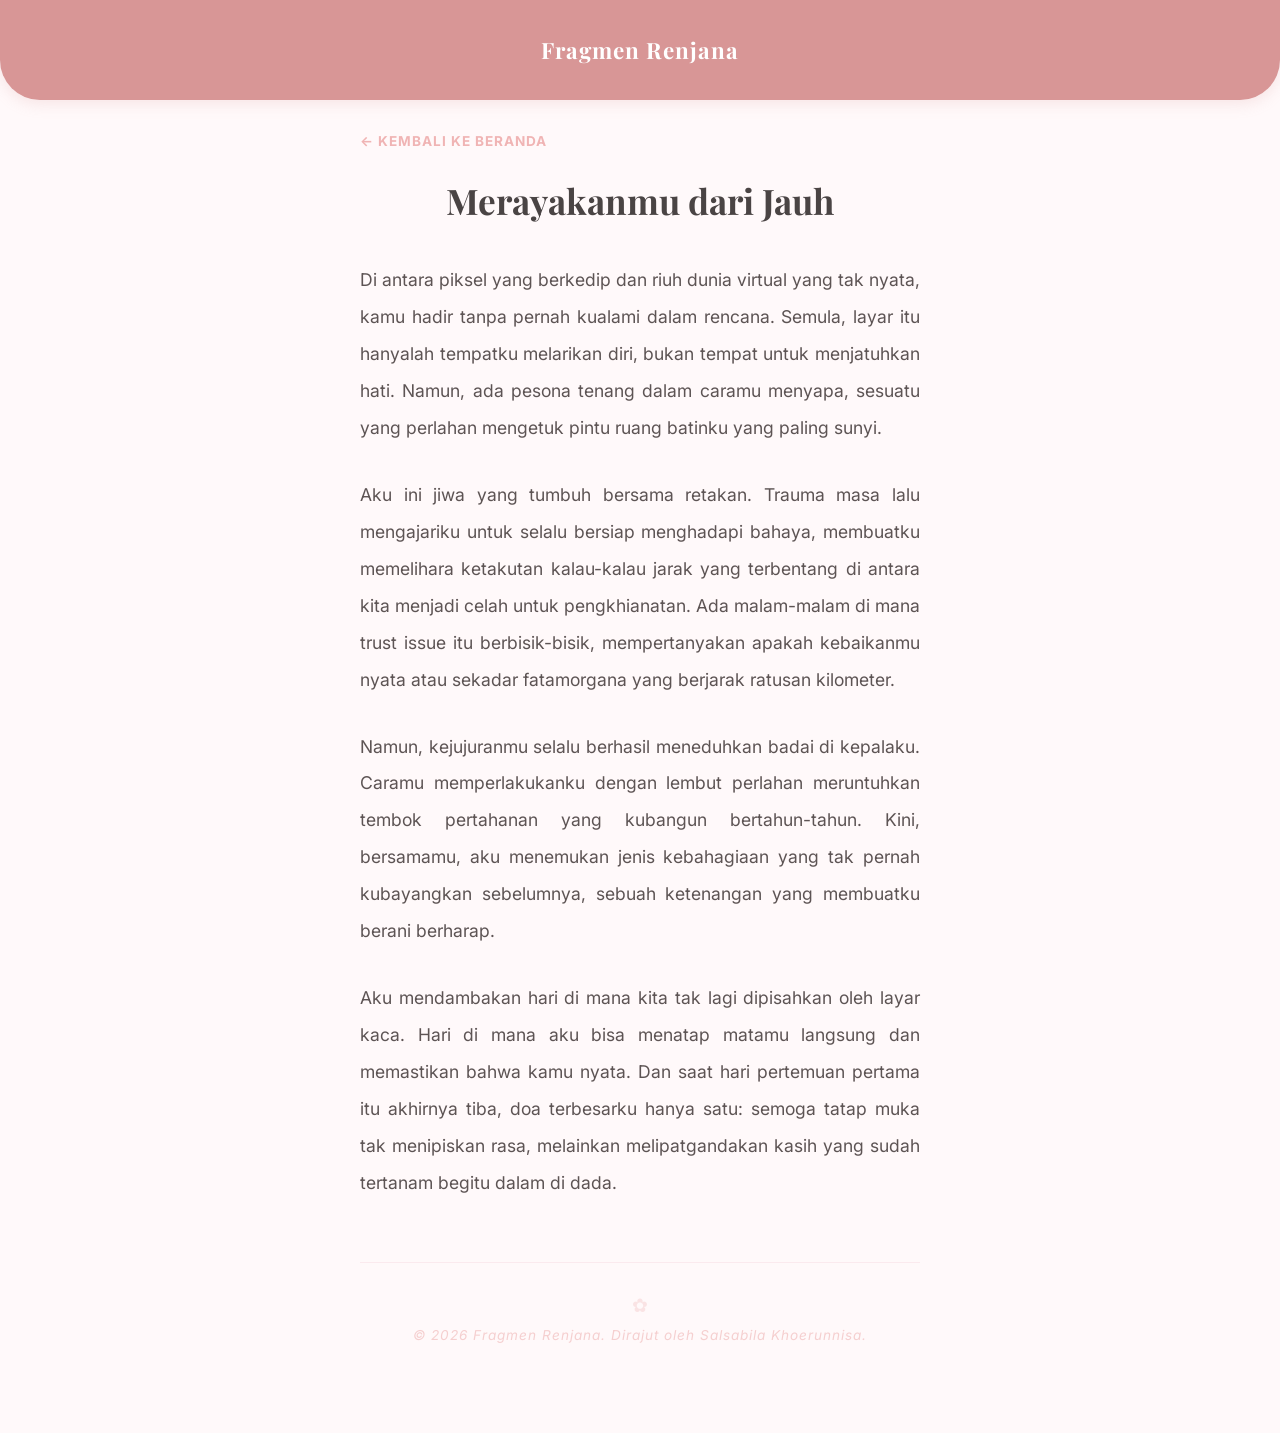
<file: merayakanmu.html>
<!DOCTYPE html>
<html lang="id">
<head>
    <meta charset="UTF-8">
    <meta name="viewport" content="width=device-width, initial-scale=1.0">
    <title>Merayakanmu dari Jauh - Fragmen Renjana</title>
    <link rel="stylesheet" href="./style.css">
    <link href="https://fonts.googleapis.com/css2?family=Playfair+Display:ital,wght@0,400;1,500&family=Inter:wght@300;400;600;700&display=swap" rel="stylesheet">
    <style>
        .story-header { 
            background-color: var(--dark-pink); 
            color: white; 
            padding: 35px 20px; 
            text-align: center; 
            border-radius: 0 0 40px 40px; 
            box-shadow: 0 4px 15px rgba(216, 150, 150, 0.2); 
        }
        
        .story-header h2 { 
            font-family: 'Playfair Display', serif; 
            font-size: 1.4rem; 
            letter-spacing: 1px; 
            margin: 0; 
        }

        .container {
            max-width: 600px;
            margin: 30px auto 50px auto !important; 
            padding: 0 20px;
        }

        .back-nav { 
            padding-bottom: 30px; 
        }

        .back-btn { 
            text-decoration: none; 
            color: var(--accent); 
            font-weight: 700; 
            font-size: 0.85rem; 
            text-transform: uppercase; 
            letter-spacing: 1px; 
        }

        .title-center { 
            text-align: center; 
            font-family: 'Playfair Display', serif; 
            font-size: 2.2rem; 
            color: #4a4444; 
            line-height: 1.2; 
            margin-bottom: 40px; 
        }

        .content-body p { 
            margin-bottom: 30px; 
            line-height: 2.1; 
            color: #5d5454; 
            font-size: 1.1rem; 
            text-align: justify; 
        }

        .story-footer { 
            text-align: center; 
            margin-top: 60px; 
            padding-bottom: 40px; 
            border-top: 1px solid var(--primary); 
            padding-top: 30px; 
        }

        .story-footer p { 
            font-size: 0.85rem; 
            color: var(--accent); 
            letter-spacing: 1px; 
            font-style: italic; 
        }

        .flower-divider { 
            text-align: center; 
            margin-bottom: 10px; 
            color: var(--accent); 
            opacity: 0.5; 
            font-size: 1.2rem; 
        }
    </style>
</head>
<body>

    <header class="story-header">
        <h2>Fragmen Renjana</h2>
    </header>

    <div class="container">
        <div class="back-nav">
            <a href="index.html" class="back-btn">← Kembali ke Beranda</a>
        </div>

        <h1 class="title-center">Merayakanmu dari Jauh</h1>
        
        <article class="content-body">
            <p>Di antara piksel yang berkedip dan riuh dunia virtual yang tak nyata, kamu hadir tanpa pernah kualami dalam rencana. Semula, layar itu hanyalah tempatku melarikan diri, bukan tempat untuk menjatuhkan hati. Namun, ada pesona tenang dalam caramu menyapa, sesuatu yang perlahan mengetuk pintu ruang batinku yang paling sunyi.</p>
            
            <p>Aku ini jiwa yang tumbuh bersama retakan. Trauma masa lalu mengajariku untuk selalu bersiap menghadapi bahaya, membuatku memelihara ketakutan kalau-kalau jarak yang terbentang di antara kita menjadi celah untuk pengkhianatan. Ada malam-malam di mana trust issue itu berbisik-bisik, mempertanyakan apakah kebaikanmu nyata atau sekadar fatamorgana yang berjarak ratusan kilometer.</p>
            
            <p>Namun, kejujuranmu selalu berhasil meneduhkan badai di kepalaku. Caramu memperlakukanku dengan lembut perlahan meruntuhkan tembok pertahanan yang kubangun bertahun-tahun. Kini, bersamamu, aku menemukan jenis kebahagiaan yang tak pernah kubayangkan sebelumnya, sebuah ketenangan yang membuatku berani berharap.</p>
            
            <p>Aku mendambakan hari di mana kita tak lagi dipisahkan oleh layar kaca. Hari di mana aku bisa menatap matamu langsung dan memastikan bahwa kamu nyata. Dan saat hari pertemuan pertama itu akhirnya tiba, doa terbesarku hanya satu: semoga tatap muka tak menipiskan rasa, melainkan melipatgandakan kasih yang sudah tertanam begitu dalam di dada.</p>
        </article>

        <footer class="story-footer">
            <div class="flower-divider">✿</div>
            <p>&copy; 2026 Fragmen Renjana. Dirajut oleh Salsabila Khoerunnisa.</p>
        </footer>
    </div>

</body>
</html>
</file>
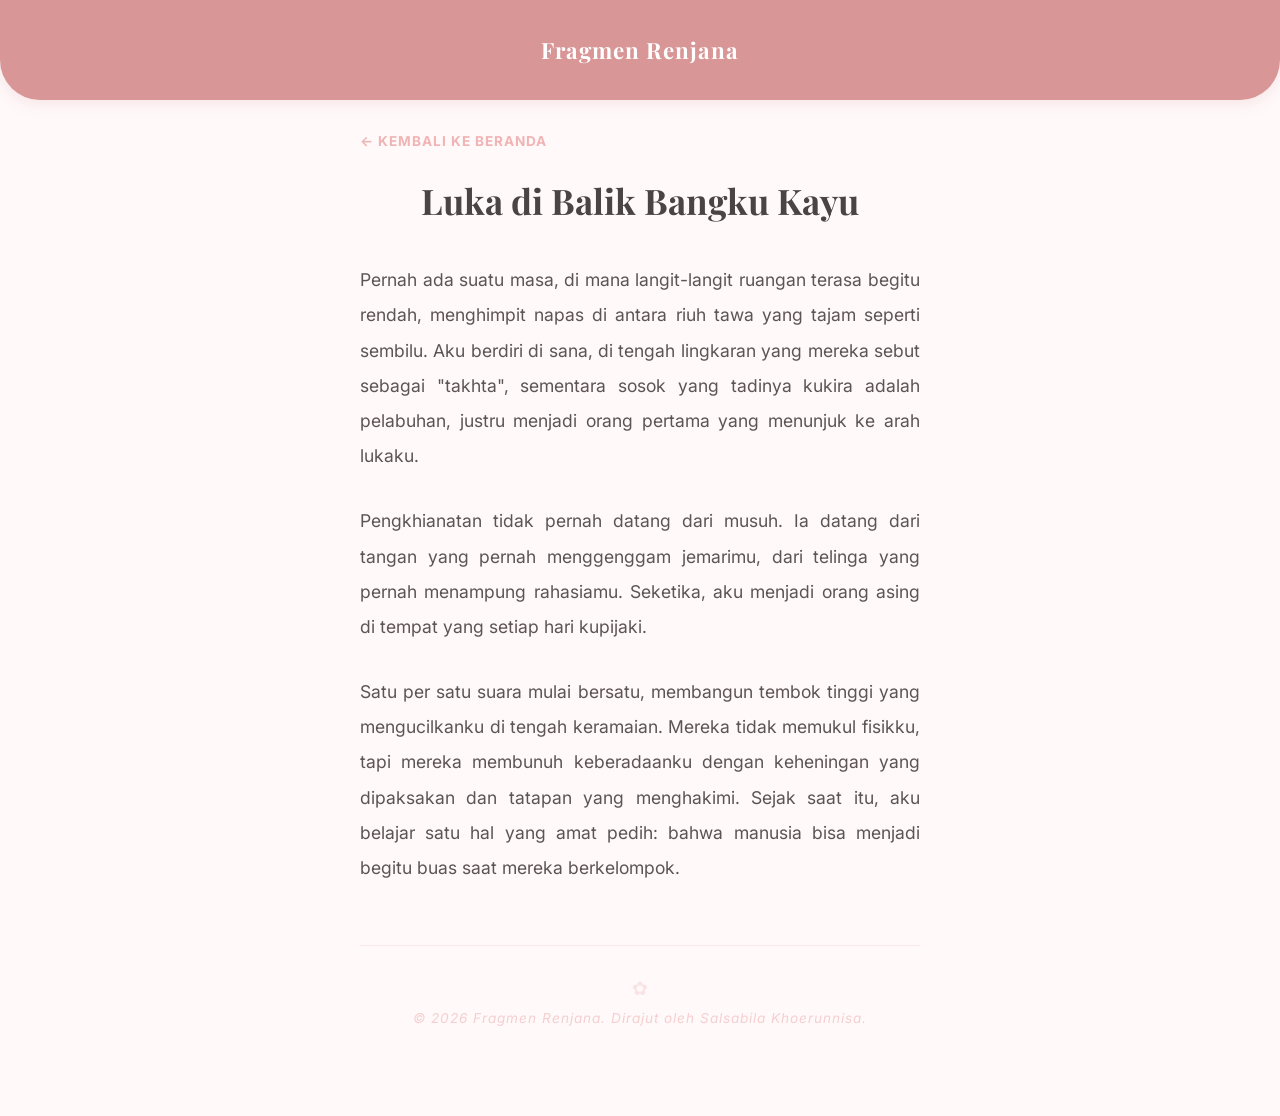
<file: pengkhianatan.html>
<!DOCTYPE html>
<html lang="id">
<head>
    <meta charset="UTF-8">
    <meta name="viewport" content="width=device-width, initial-scale=1.0">
    <title>Luka - Fragmen Renjana</title>
    <link rel="stylesheet" href="./style.css">
    <link href="https://fonts.googleapis.com/css2?family=Playfair+Display:ital,wght@0,400;1,500&family=Inter:wght@300;400;600;700&display=swap" rel="stylesheet">
    <style>
        .story-header { 
            background-color: var(--dark-pink); 
            color: white; 
            padding: 35px 20px; 
            text-align: center; 
            border-radius: 0 0 40px 40px; 
            box-shadow: 0 4px 15px rgba(216, 150, 150, 0.2); 
        }
        
        .story-header h2 { 
            font-family: 'Playfair Display', serif; 
            font-size: 1.4rem; 
            letter-spacing: 1px; 
            margin: 0; 
        }

        /* Jarak aman supaya tombol kembali tidak menabrak header pink */
        .container {
            max-width: 600px;
            margin: 30px auto 50px auto !important; 
            padding: 0 20px;
        }

        .back-nav { 
            padding-bottom: 30px; 
        }

        .back-btn { 
            text-decoration: none; 
            color: var(--accent); 
            font-weight: 700; 
            font-size: 0.85rem; 
            text-transform: uppercase; 
            letter-spacing: 1px; 
        }

        .title-center { 
            text-align: center; 
            font-family: 'Playfair Display', serif; 
            font-size: 2.2rem; 
            color: #4a4444; 
            line-height: 1.2; 
            margin-bottom: 40px; 
        }

        .content-body p { 
            margin-bottom: 30px; 
            line-height: 2; 
            color: #5d5454; 
            font-size: 1.1rem; 
            text-align: justify; 
        }

        .story-footer { 
            text-align: center; 
            margin-top: 60px; 
            padding-bottom: 40px; 
            border-top: 1px solid var(--primary); 
            padding-top: 30px; 
        }

        .story-footer p { 
            font-size: 0.85rem; 
            color: var(--accent); 
            letter-spacing: 1px; 
            font-style: italic; 
        }

        .flower-divider { 
            text-align: center; 
            margin-bottom: 10px; 
            color: var(--accent); 
            opacity: 0.5; 
            font-size: 1.2rem; 
        }
    </style>
</head>
<body>

    <header class="story-header">
        <h2>Fragmen Renjana</h2>
    </header>

    <div class="container">
        <div class="back-nav">
            <a href="index.html#post-luka" class="back-btn">← Kembali ke Beranda</a>
        </div>

        <h1 class="title-center">Luka di Balik Bangku Kayu</h1>
        
        <article class="content-body">
            <p>Pernah ada suatu masa, di mana langit-langit ruangan terasa begitu rendah, menghimpit napas di antara riuh tawa yang tajam seperti sembilu. Aku berdiri di sana, di tengah lingkaran yang mereka sebut sebagai "takhta", sementara sosok yang tadinya kukira adalah pelabuhan, justru menjadi orang pertama yang menunjuk ke arah lukaku.</p>
            
            <p>Pengkhianatan tidak pernah datang dari musuh. Ia datang dari tangan yang pernah menggenggam jemarimu, dari telinga yang pernah menampung rahasiamu. Seketika, aku menjadi orang asing di tempat yang setiap hari kupijaki.</p>
            
            <p>Satu per satu suara mulai bersatu, membangun tembok tinggi yang mengucilkanku di tengah keramaian. Mereka tidak memukul fisikku, tapi mereka membunuh keberadaanku dengan keheningan yang dipaksakan dan tatapan yang menghakimi. Sejak saat itu, aku belajar satu hal yang amat pedih: bahwa manusia bisa menjadi begitu buas saat mereka berkelompok.</p>
        </article>

        <footer class="story-footer">
            <div class="flower-divider">✿</div>
            <p>&copy; 2026 Fragmen Renjana. Dirajut oleh Salsabila Khoerunnisa.</p>
        </footer>
    </div>

</body>
</html>
</file>
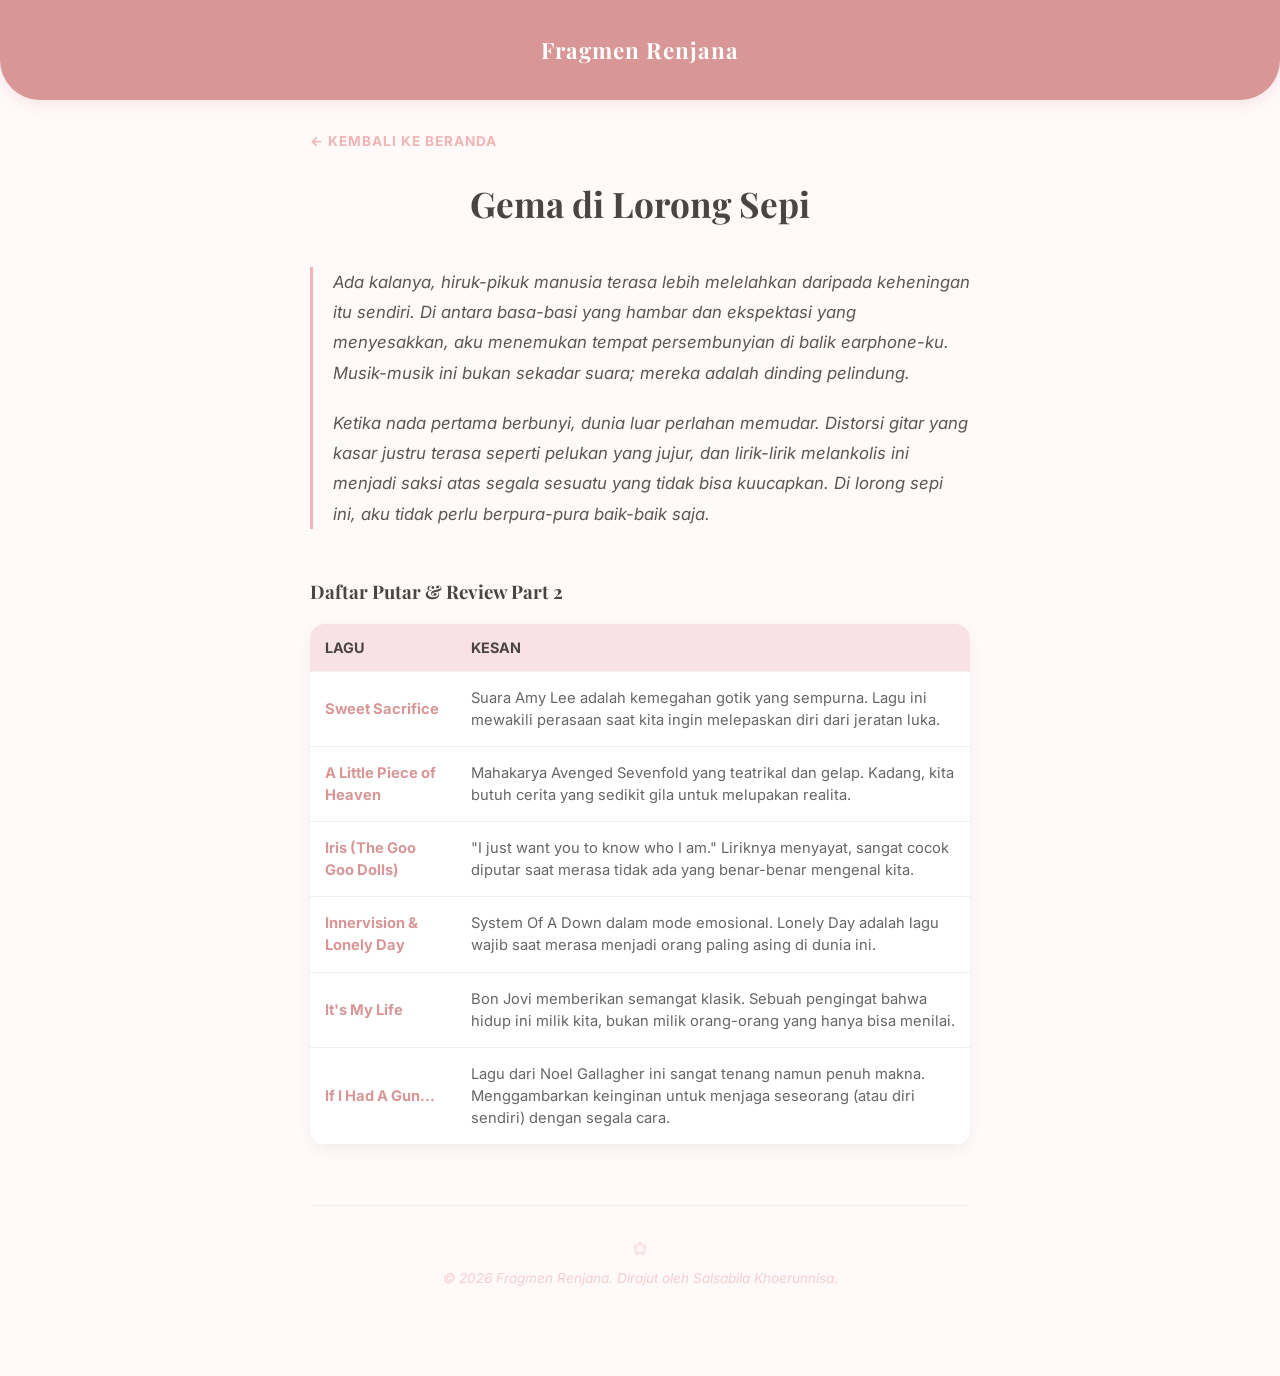
<file: playlist-2.html>
<!DOCTYPE html>
<html lang="id">
<head>
    <meta charset="UTF-8">
    <meta name="viewport" content="width=device-width, initial-scale=1.0">
    <title>Gema di Lorong Sepi - Fragmen Renjana</title>
    <link rel="stylesheet" href="./style.css">
    <link href="https://fonts.googleapis.com/css2?family=Playfair+Display:ital,wght@0,400;1,500&family=Inter:wght@300;400;600;700&display=swap" rel="stylesheet">
    <style>
        .story-header { 
            background-color: var(--dark-pink); 
            color: white; 
            padding: 35px 20px; 
            text-align: center; 
            border-radius: 0 0 40px 40px; 
            box-shadow: 0 4px 15px rgba(216, 150, 150, 0.2); 
        }
        
        .story-header h2 { font-family: 'Playfair Display', serif; font-size: 1.4rem; letter-spacing: 1px; margin: 0; }

        .container {
            max-width: 700px;
            margin: 30px auto 50px auto !important; 
            padding: 0 20px;
        }

        .back-nav { padding-bottom: 30px; }
        .back-btn { text-decoration: none; color: var(--accent); font-weight: 700; font-size: 0.85rem; text-transform: uppercase; letter-spacing: 1px; }

        .title-center { 
            text-align: center; 
            font-family: 'Playfair Display', serif; 
            font-size: 2.2rem; 
            color: #4a4444; 
            margin-bottom: 40px; 
        }

        .prosa {
            font-style: italic;
            border-left: 3px solid var(--accent);
            padding-left: 20px;
            margin-bottom: 50px;
        }

        .prosa p {
            margin-bottom: 20px;
            line-height: 1.8;
            color: #5d5454;
            font-size: 1.05rem;
        }

        .review-section h3 {
            font-family: 'Playfair Display', serif;
            margin-bottom: 20px;
            color: #4a4444;
        }

        table {
            width: 100%;
            border-collapse: collapse;
            margin-bottom: 40px;
            background: white;
            border-radius: 15px;
            overflow: hidden;
            box-shadow: 0 5px 15px rgba(0,0,0,0.05);
        }

        th, td {
            padding: 15px;
            text-align: left;
            border-bottom: 1px solid #f0f0f0;
        }

        th {
            background-color: var(--primary);
            color: #4a4444;
            font-size: 0.9rem;
            text-transform: uppercase;
        }

        td { font-size: 0.92rem; line-height: 1.5; color: #666; }
        .song-name { font-weight: 700; color: var(--dark-pink); }

        .story-footer { 
            text-align: center; 
            margin-top: 60px; 
            padding-bottom: 40px; 
            border-top: 1px solid var(--primary); 
            padding-top: 30px; 
        }

        .story-footer p { font-size: 0.85rem; color: var(--accent); font-style: italic; }
        .flower-divider { text-align: center; margin-bottom: 10px; color: var(--accent); opacity: 0.5; font-size: 1.2rem; }
    </style>
</head>
<body>

    <header class="story-header">
        <h2>Fragmen Renjana</h2>
    </header>

    <div class="container">
        <div class="back-nav">
            <a href="index.html" class="back-btn">← Kembali ke Beranda</a>
        </div>

        <h1 class="title-center">Gema di Lorong Sepi</h1>
        
        <div class="prosa">
            <p>Ada kalanya, hiruk-pikuk manusia terasa lebih melelahkan daripada keheningan itu sendiri. Di antara basa-basi yang hambar dan ekspektasi yang menyesakkan, aku menemukan tempat persembunyian di balik earphone-ku. Musik-musik ini bukan sekadar suara; mereka adalah dinding pelindung.</p>
            <p>Ketika nada pertama berbunyi, dunia luar perlahan memudar. Distorsi gitar yang kasar justru terasa seperti pelukan yang jujur, dan lirik-lirik melankolis ini menjadi saksi atas segala sesuatu yang tidak bisa kuucapkan. Di lorong sepi ini, aku tidak perlu berpura-pura baik-baik saja.</p>
        </div>

        <div class="review-section">
            <h3>Daftar Putar & Review Part 2</h3>
            <table>
                <thead>
                    <tr>
                        <th>Lagu</th>
                        <th>Kesan</th>
                    </tr>
                </thead>
                <tbody>
                    <tr>
                        <td class="song-name">Sweet Sacrifice</td>
                        <td>Suara Amy Lee adalah kemegahan gotik yang sempurna. Lagu ini mewakili perasaan saat kita ingin melepaskan diri dari jeratan luka.</td>
                    </tr>
                    <tr>
                        <td class="song-name">A Little Piece of Heaven</td>
                        <td>Mahakarya Avenged Sevenfold yang teatrikal dan gelap. Kadang, kita butuh cerita yang sedikit gila untuk melupakan realita.</td>
                    </tr>
                    <tr>
                        <td class="song-name">Iris (The Goo Goo Dolls)</td>
                        <td>"I just want you to know who I am." Liriknya menyayat, sangat cocok diputar saat merasa tidak ada yang benar-benar mengenal kita.</td>
                    </tr>
                    <tr>
                        <td class="song-name">Innervision & Lonely Day</td>
                        <td>System Of A Down dalam mode emosional. Lonely Day adalah lagu wajib saat merasa menjadi orang paling asing di dunia ini.</td>
                    </tr>
                    <tr>
                        <td class="song-name">It's My Life</td>
                        <td>Bon Jovi memberikan semangat klasik. Sebuah pengingat bahwa hidup ini milik kita, bukan milik orang-orang yang hanya bisa menilai.</td>
                    </tr>
                    <tr>
                        <td class="song-name">If I Had A Gun...</td>
                        <td>Lagu dari Noel Gallagher ini sangat tenang namun penuh makna. Menggambarkan keinginan untuk menjaga seseorang (atau diri sendiri) dengan segala cara.</td>
                    </tr>
                </tbody>
            </table>
        </div>

        <footer class="story-footer">
            <div class="flower-divider">✿</div>
            <p>&copy; 2026 Fragmen Renjana. Dirajut oleh Salsabila Khoerunnisa.</p>
        </footer>
    </div>

</body>
</html>
</file>
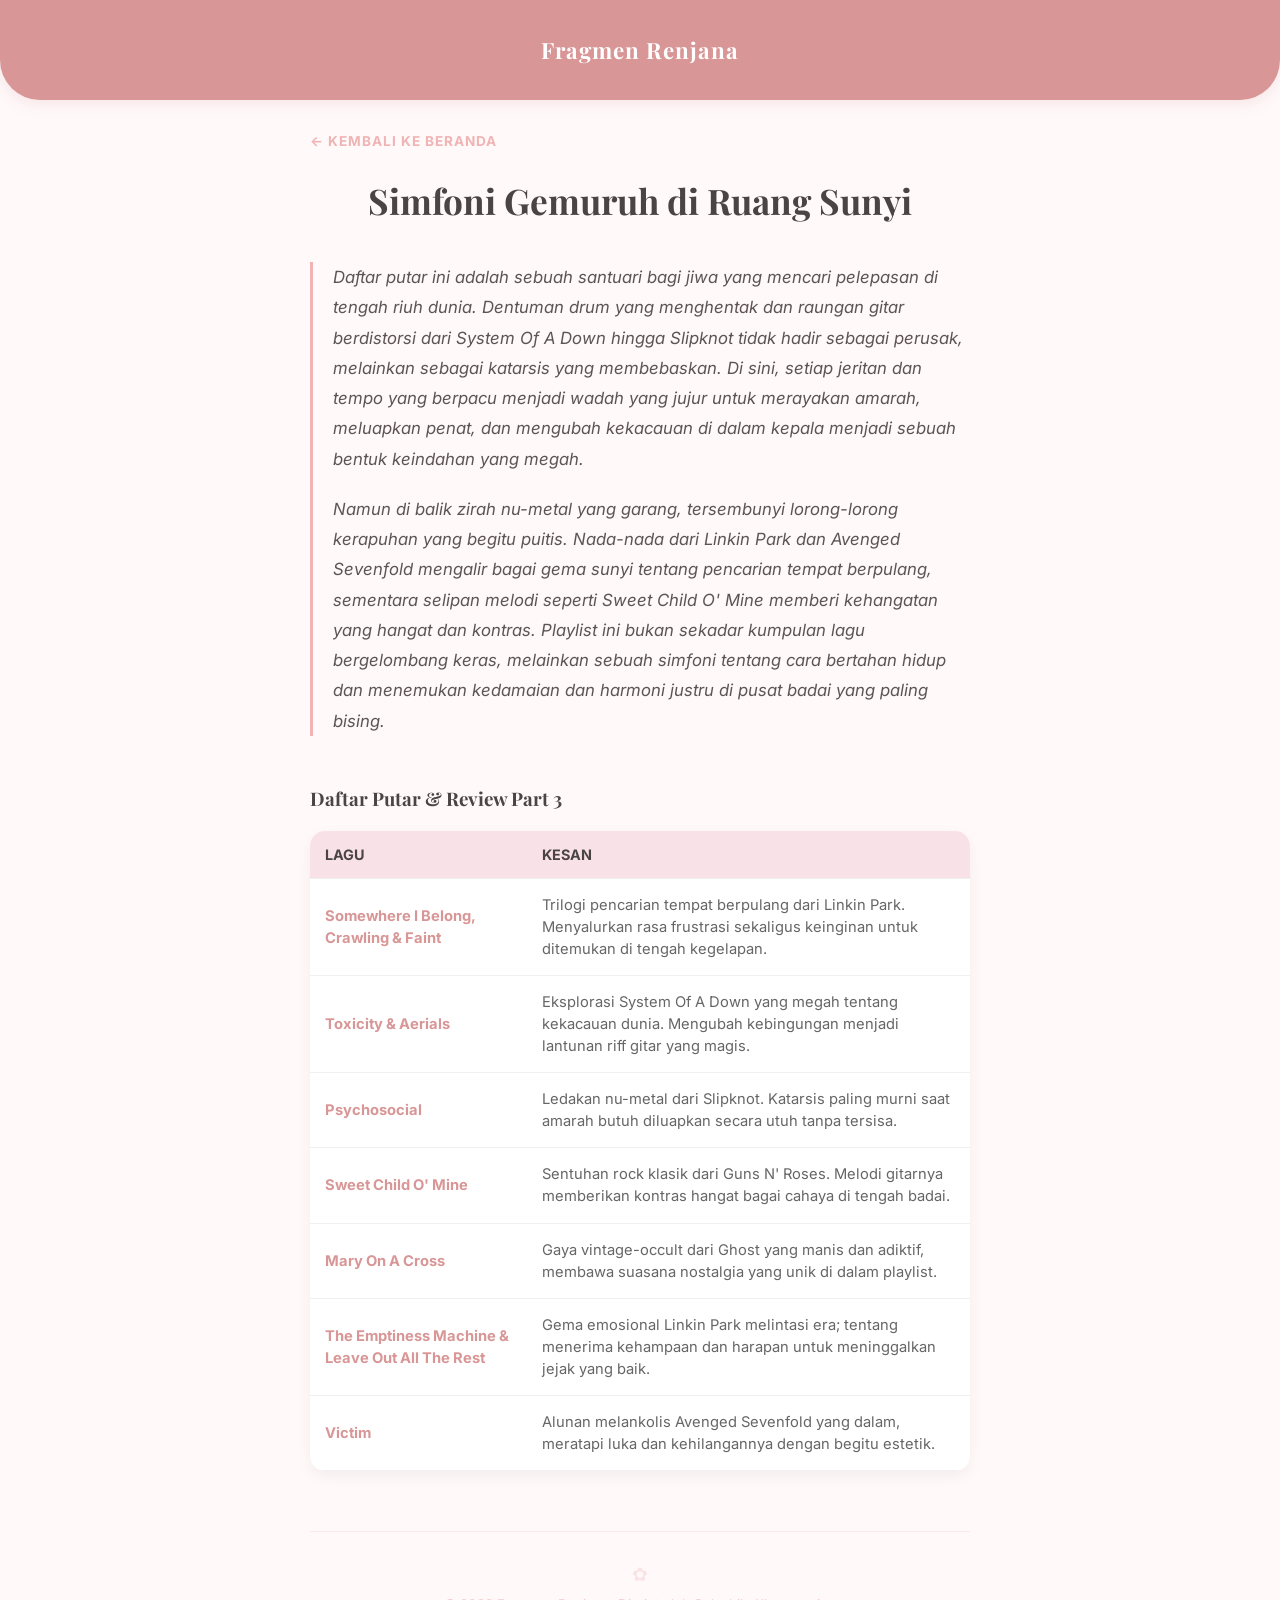
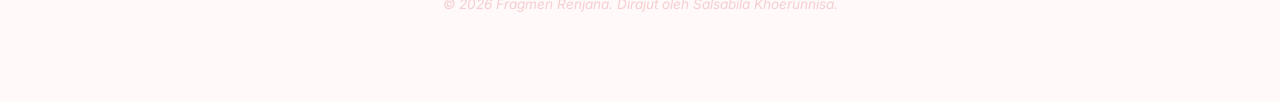
<file: playlist-3.html>
<!DOCTYPE html>
<html lang="id">
<head>
    <meta charset="UTF-8">
    <meta name="viewport" content="width=device-width, initial-scale=1.0">
    <title>Simfoni Gemuruh di Ruang Sunyi - Fragmen Renjana</title>
    <link rel="stylesheet" href="./style.css">
    <link href="https://fonts.googleapis.com/css2?family=Playfair+Display:ital,wght@0,400;1,500&family=Inter:wght@300;400;600;700&display=swap" rel="stylesheet">
    <style>
        .story-header { 
            background-color: var(--dark-pink); 
            color: white; 
            padding: 35px 20px; 
            text-align: center; 
            border-radius: 0 0 40px 40px; 
            box-shadow: 0 4px 15px rgba(216, 150, 150, 0.2); 
        }
        
        .story-header h2 { font-family: 'Playfair Display', serif; font-size: 1.4rem; letter-spacing: 1px; margin: 0; }

        .container {
            max-width: 700px;
            margin: 30px auto 50px auto !important; 
            padding: 0 20px;
        }

        .back-nav { padding-bottom: 30px; }
        .back-btn { text-decoration: none; color: var(--accent); font-weight: 700; font-size: 0.85rem; text-transform: uppercase; letter-spacing: 1px; }

        .title-center { 
            text-align: center; 
            font-family: 'Playfair Display', serif; 
            font-size: 2.2rem; 
            color: #4a4444; 
            line-height: 1.2;
            margin-bottom: 40px; 
        }

        .prosa {
            font-style: italic;
            border-left: 3px solid var(--accent);
            padding-left: 20px;
            margin-bottom: 50px;
        }

        .prosa p {
            margin-bottom: 20px;
            line-height: 1.8;
            color: #5d5454;
            font-size: 1.05rem;
        }

        .review-section h3 {
            font-family: 'Playfair Display', serif;
            margin-bottom: 20px;
            color: #4a4444;
        }

        table {
            width: 100%;
            border-collapse: collapse;
            margin-bottom: 40px;
            background: white;
            border-radius: 15px;
            overflow: hidden;
            box-shadow: 0 5px 15px rgba(0,0,0,0.05);
        }

        th, td {
            padding: 15px;
            text-align: left;
            border-bottom: 1px solid #f0f0f0;
        }

        th {
            background-color: var(--primary);
            color: #4a4444;
            font-size: 0.9rem;
            text-transform: uppercase;
        }

        td { font-size: 0.92rem; line-height: 1.5; color: #666; }
        .song-name { font-weight: 700; color: var(--dark-pink); }

        .story-footer { 
            text-align: center; 
            margin-top: 60px; 
            padding-bottom: 40px; 
            border-top: 1px solid var(--primary); 
            padding-top: 30px; 
        }

        .story-footer p { font-size: 0.85rem; color: var(--accent); font-style: italic; }
        .flower-divider { text-align: center; margin-bottom: 10px; color: var(--accent); opacity: 0.5; font-size: 1.2rem; }
    </style>
</head>
<body>

    <header class="story-header">
        <h2>Fragmen Renjana</h2>
    </header>

    <div class="container">
        <div class="back-nav">
            <a href="index.html" class="back-btn">← Kembali ke Beranda</a>
        </div>

        <h1 class="title-center">Simfoni Gemuruh di Ruang Sunyi</h1>
        
        <div class="prosa">
            <p>Daftar putar ini adalah sebuah santuari bagi jiwa yang mencari pelepasan di tengah riuh dunia. Dentuman drum yang menghentak dan raungan gitar berdistorsi dari System Of A Down hingga Slipknot tidak hadir sebagai perusak, melainkan sebagai katarsis yang membebaskan. Di sini, setiap jeritan dan tempo yang berpacu menjadi wadah yang jujur untuk merayakan amarah, meluapkan penat, dan mengubah kekacauan di dalam kepala menjadi sebuah bentuk keindahan yang megah.</p>
            <p>Namun di balik zirah nu-metal yang garang, tersembunyi lorong-lorong kerapuhan yang begitu puitis. Nada-nada dari Linkin Park dan Avenged Sevenfold mengalir bagai gema sunyi tentang pencarian tempat berpulang, sementara selipan melodi seperti Sweet Child O' Mine memberi kehangatan yang hangat dan kontras. Playlist ini bukan sekadar kumpulan lagu bergelombang keras, melainkan sebuah simfoni tentang cara bertahan hidup dan menemukan kedamaian dan harmoni justru di pusat badai yang paling bising.</p>
        </div>

        <div class="review-section">
            <h3>Daftar Putar & Review Part 3</h3>
            <table>
                <thead>
                    <tr>
                        <th>Lagu</th>
                        <th>Kesan</th>
                    </tr>
                </thead>
                <tbody>
                    <tr>
                        <td class="song-name">Somewhere I Belong, Crawling & Faint</td>
                        <td>Trilogi pencarian tempat berpulang dari Linkin Park. Menyalurkan rasa frustrasi sekaligus keinginan untuk ditemukan di tengah kegelapan.</td>
                    </tr>
                    <tr>
                        <td class="song-name">Toxicity & Aerials</td>
                        <td>Eksplorasi System Of A Down yang megah tentang kekacauan dunia. Mengubah kebingungan menjadi lantunan riff gitar yang magis.</td>
                    </tr>
                    <tr>
                        <td class="song-name">Psychosocial</td>
                        <td>Ledakan nu-metal dari Slipknot. Katarsis paling murni saat amarah butuh diluapkan secara utuh tanpa tersisa.</td>
                    </tr>
                    <tr>
                        <td class="song-name">Sweet Child O' Mine</td>
                        <td>Sentuhan rock klasik dari Guns N' Roses. Melodi gitarnya memberikan kontras hangat bagai cahaya di tengah badai.</td>
                    </tr>
                    <tr>
                        <td class="song-name">Mary On A Cross</td>
                        <td>Gaya vintage-occult dari Ghost yang manis dan adiktif, membawa suasana nostalgia yang unik di dalam playlist.</td>
                    </tr>
                    <tr>
                        <td class="song-name">The Emptiness Machine & Leave Out All The Rest</td>
                        <td>Gema emosional Linkin Park melintasi era; tentang menerima kehampaan dan harapan untuk meninggalkan jejak yang baik.</td>
                    </tr>
                    <tr>
                        <td class="song-name">Victim</td>
                        <td>Alunan melankolis Avenged Sevenfold yang dalam, meratapi luka dan kehilangannya dengan begitu estetik.</td>
                    </tr>
                </tbody>
            </table>
        </div>

        <footer class="story-footer">
            <div class="flower-divider">✿</div>
            <p>&copy; 2026 Fragmen Renjana. Dirajut oleh Salsabila Khoerunnisa.</p>
        </footer>
    </div>

</body>
</html>
</file>
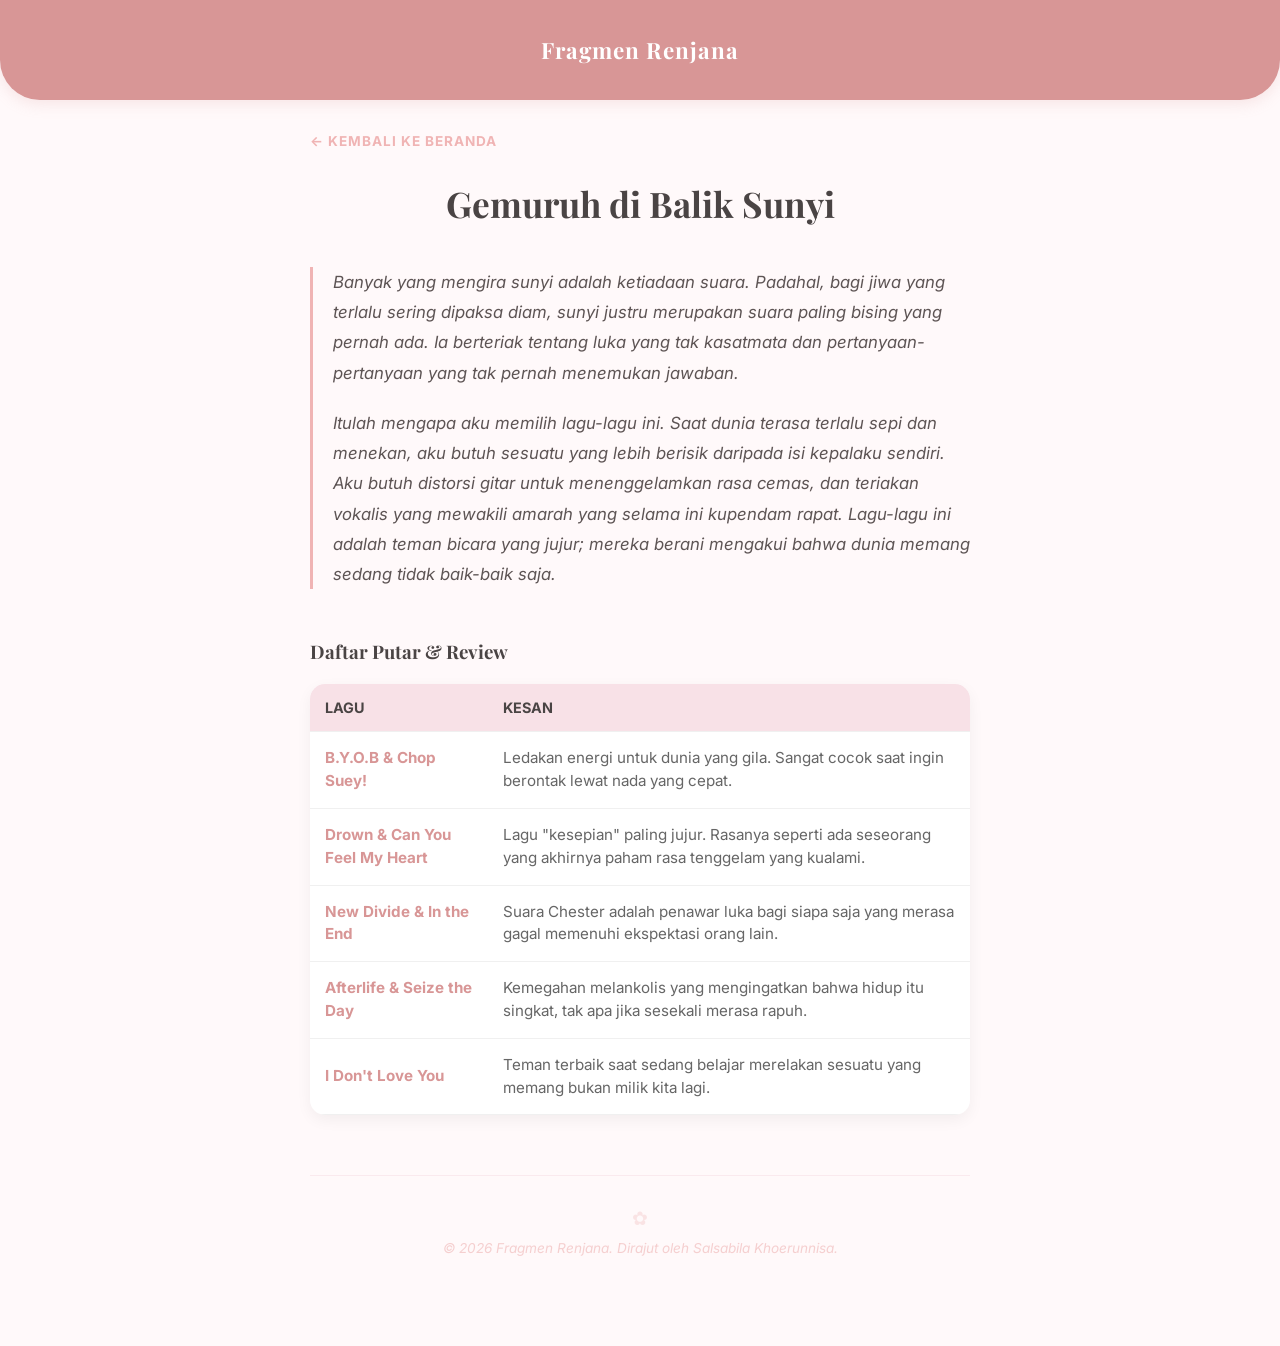
<file: playlist.html>
<!DOCTYPE html>
<html lang="id">
<head>
    <meta charset="UTF-8">
    <meta name="viewport" content="width=device-width, initial-scale=1.0">
    <title>Melodi Sunyi - Fragmen Renjana</title>
    <link rel="stylesheet" href="./style.css">
    <link href="https://fonts.googleapis.com/css2?family=Playfair+Display:ital,wght@0,400;1,500&family=Inter:wght@300;400;600;700&display=swap" rel="stylesheet">
    <style>
        .story-header { 
            background-color: var(--dark-pink); 
            color: white; 
            padding: 35px 20px; 
            text-align: center; 
            border-radius: 0 0 40px 40px; 
            box-shadow: 0 4px 15px rgba(216, 150, 150, 0.2); 
        }
        
        .story-header h2 { font-family: 'Playfair Display', serif; font-size: 1.4rem; letter-spacing: 1px; margin: 0; }

        .container {
            max-width: 700px; /* Sedikit lebih lebar untuk tabel */
            margin: 30px auto 50px auto !important; 
            padding: 0 20px;
        }

        .back-nav { padding-bottom: 30px; }
        .back-btn { text-decoration: none; color: var(--accent); font-weight: 700; font-size: 0.85rem; text-transform: uppercase; letter-spacing: 1px; }

        .title-center { 
            text-align: center; 
            font-family: 'Playfair Display', serif; 
            font-size: 2.2rem; 
            color: #4a4444; 
            margin-bottom: 40px; 
        }

        .prosa {
            font-style: italic;
            border-left: 3px solid var(--accent);
            padding-left: 20px;
            margin-bottom: 50px;
        }

        .prosa p {
            margin-bottom: 20px;
            line-height: 1.8;
            color: #5d5454;
            font-size: 1.05rem;
        }

        /* Styling Tabel Review */
        .review-section h3 {
            font-family: 'Playfair Display', serif;
            margin-bottom: 20px;
            color: #4a4444;
        }

        table {
            width: 100%;
            border-collapse: collapse;
            margin-bottom: 40px;
            background: white;
            border-radius: 15px;
            overflow: hidden;
            box-shadow: 0 5px 15px rgba(0,0,0,0.05);
        }

        th, td {
            padding: 15px;
            text-align: left;
            border-bottom: 1px solid #f0f0f0;
        }

        th {
            background-color: var(--primary);
            color: #4a4444;
            font-size: 0.9rem;
            text-transform: uppercase;
        }

        td { font-size: 0.95rem; line-height: 1.5; color: #666; }
        .song-name { font-weight: 700; color: var(--dark-pink); }

        .story-footer { 
            text-align: center; 
            margin-top: 60px; 
            padding-bottom: 40px; 
            border-top: 1px solid var(--primary); 
            padding-top: 30px; 
        }

        .story-footer p { font-size: 0.85rem; color: var(--accent); font-style: italic; }
        .flower-divider { text-align: center; margin-bottom: 10px; color: var(--accent); opacity: 0.5; font-size: 1.2rem; }
    </style>
</head>
<body>

    <header class="story-header">
        <h2>Fragmen Renjana</h2>
    </header>

    <div class="container">
        <div class="back-nav">
            <a href="index.html" class="back-btn">← Kembali ke Beranda</a>
        </div>

        <h1 class="title-center">Gemuruh di Balik Sunyi</h1>
        
        <div class="prosa">
            <p>Banyak yang mengira sunyi adalah ketiadaan suara. Padahal, bagi jiwa yang terlalu sering dipaksa diam, sunyi justru merupakan suara paling bising yang pernah ada. Ia berteriak tentang luka yang tak kasatmata dan pertanyaan-pertanyaan yang tak pernah menemukan jawaban.</p>
            <p>Itulah mengapa aku memilih lagu-lagu ini. Saat dunia terasa terlalu sepi dan menekan, aku butuh sesuatu yang lebih berisik daripada isi kepalaku sendiri. Aku butuh distorsi gitar untuk menenggelamkan rasa cemas, dan teriakan vokalis yang mewakili amarah yang selama ini kupendam rapat. Lagu-lagu ini adalah teman bicara yang jujur; mereka berani mengakui bahwa dunia memang sedang tidak baik-baik saja.</p>
        </div>

        <div class="review-section">
            <h3>Daftar Putar & Review</h3>
            <table>
                <thead>
                    <tr>
                        <th>Lagu</th>
                        <th>Kesan</th>
                    </tr>
                </thead>
                <tbody>
                    <tr>
                        <td class="song-name">B.Y.O.B & Chop Suey!</td>
                        <td>Ledakan energi untuk dunia yang gila. Sangat cocok saat ingin berontak lewat nada yang cepat.</td>
                    </tr>
                    <tr>
                        <td class="song-name">Drown & Can You Feel My Heart</td>
                        <td>Lagu "kesepian" paling jujur. Rasanya seperti ada seseorang yang akhirnya paham rasa tenggelam yang kualami.</td>
                    </tr>
                    <tr>
                        <td class="song-name">New Divide & In the End</td>
                        <td>Suara Chester adalah penawar luka bagi siapa saja yang merasa gagal memenuhi ekspektasi orang lain.</td>
                    </tr>
                    <tr>
                        <td class="song-name">Afterlife & Seize the Day</td>
                        <td>Kemegahan melankolis yang mengingatkan bahwa hidup itu singkat, tak apa jika sesekali merasa rapuh.</td>
                    </tr>
                    <tr>
                        <td class="song-name">I Don't Love You</td>
                        <td>Teman terbaik saat sedang belajar merelakan sesuatu yang memang bukan milik kita lagi.</td>
                    </tr>
                </tbody>
            </table>
        </div>

        <footer class="story-footer">
            <div class="flower-divider">✿</div>
            <p>&copy; 2026 Fragmen Renjana. Dirajut oleh Salsabila Khoerunnisa.</p>
        </footer>
    </div>

</body>
</html>
</file>
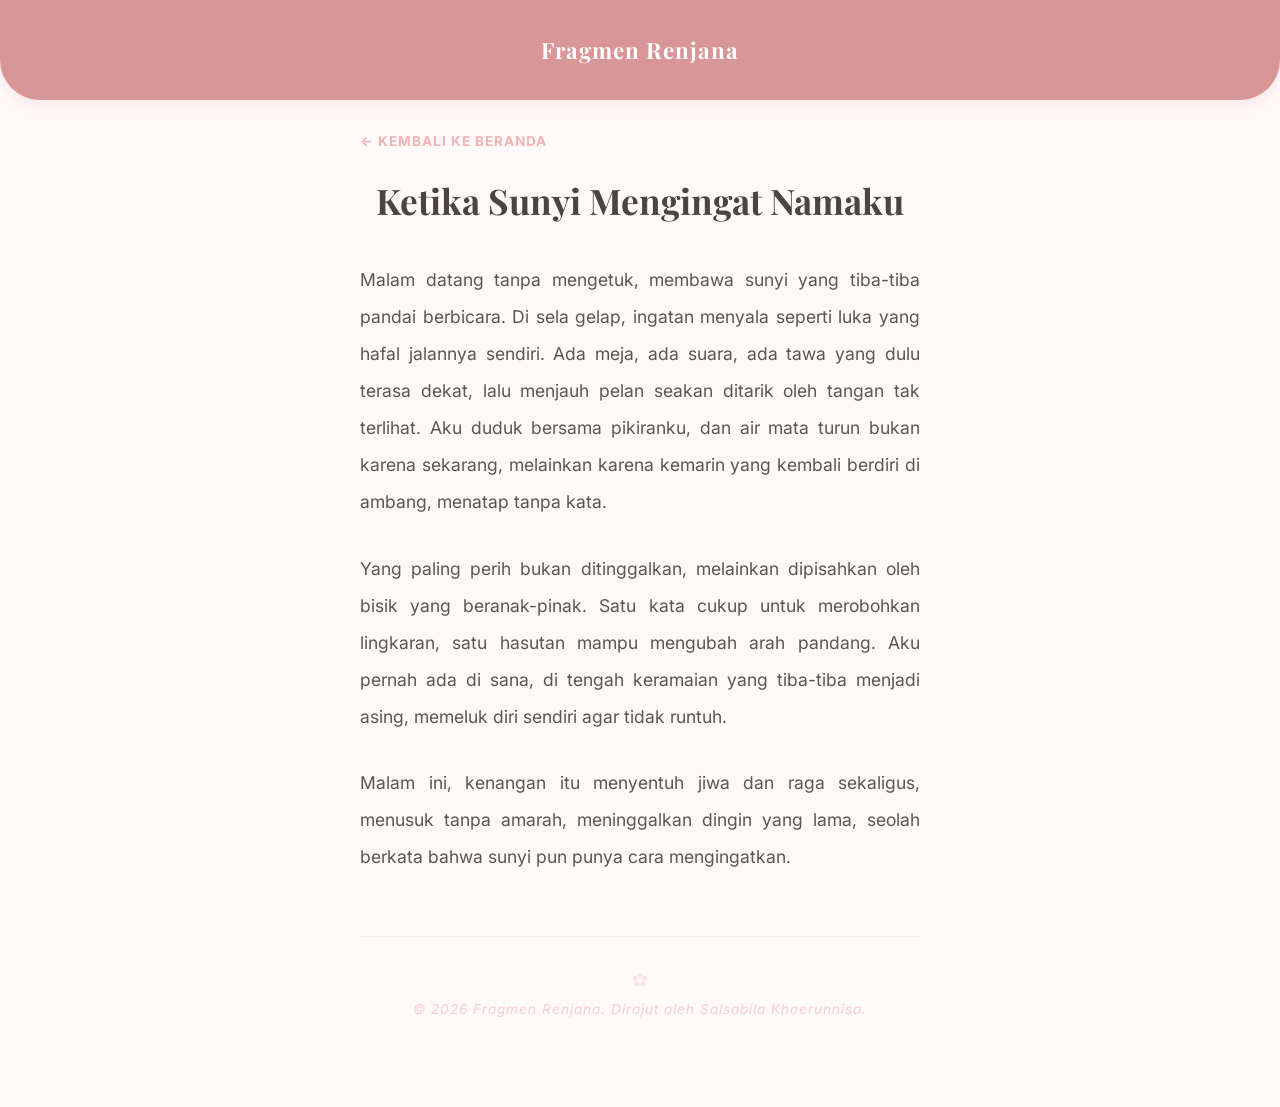
<file: sunyi.html>
<!DOCTYPE html>
<html lang="id">
<head>
    <meta charset="UTF-8">
    <meta name="viewport" content="width=device-width, initial-scale=1.0">
    <title>Ketika Sunyi Mengingat Namaku - Fragmen Renjana</title>
    <link rel="stylesheet" href="./style.css">
    <link href="https://fonts.googleapis.com/css2?family=Playfair+Display:ital,wght@0,400;1,500&family=Inter:wght@300;400;600;700&display=swap" rel="stylesheet">
    <style>
        .story-header { 
            background-color: var(--dark-pink); 
            color: white; 
            padding: 35px 20px; 
            text-align: center; 
            border-radius: 0 0 40px 40px; 
            box-shadow: 0 4px 15px rgba(216, 150, 150, 0.2); 
        }
        
        .story-header h2 { 
            font-family: 'Playfair Display', serif; 
            font-size: 1.4rem; 
            letter-spacing: 1px; 
            margin: 0; 
        }

        /* Jarak aman supaya tombol kembali tidak menabrak header pink */
        .container {
            max-width: 600px;
            margin: 30px auto 50px auto !important; 
            padding: 0 20px;
        }

        .back-nav { 
            padding-bottom: 30px; 
        }

        .back-btn { 
            text-decoration: none; 
            color: var(--accent); 
            font-weight: 700; 
            font-size: 0.85rem; 
            text-transform: uppercase; 
            letter-spacing: 1px; 
        }

        .title-center { 
            text-align: center; 
            font-family: 'Playfair Display', serif; 
            font-size: 2.2rem; 
            color: #4a4444; 
            line-height: 1.2; 
            margin-bottom: 40px; 
        }

        .content-body p { 
            margin-bottom: 30px; 
            line-height: 2.1; 
            color: #5d5454; 
            font-size: 1.1rem; 
            text-align: justify; 
        }

        .story-footer { 
            text-align: center; 
            margin-top: 60px; 
            padding-bottom: 40px; 
            border-top: 1px solid var(--primary); 
            padding-top: 30px; 
        }

        .story-footer p { 
            font-size: 0.85rem; 
            color: var(--accent); 
            letter-spacing: 1px; 
            font-style: italic; 
        }

        .flower-divider { 
            text-align: center; 
            margin-bottom: 10px; 
            color: var(--accent); 
            opacity: 0.5; 
            font-size: 1.2rem; 
        }
    </style>
</head>
<body>

    <header class="story-header">
        <h2>Fragmen Renjana</h2>
    </header>

    <div class="container">
        <div class="back-nav">
            <a href="index.html" class="back-btn">← Kembali ke Beranda</a>
        </div>

        <h1 class="title-center">Ketika Sunyi Mengingat Namaku</h1>
        
        <article class="content-body">
            <p>Malam datang tanpa mengetuk, membawa sunyi yang tiba-tiba pandai berbicara. Di sela gelap, ingatan menyala seperti luka yang hafal jalannya sendiri. Ada meja, ada suara, ada tawa yang dulu terasa dekat, lalu menjauh pelan seakan ditarik oleh tangan tak terlihat. Aku duduk bersama pikiranku, dan air mata turun bukan karena sekarang, melainkan karena kemarin yang kembali berdiri di ambang, menatap tanpa kata.</p>
            
            <p>Yang paling perih bukan ditinggalkan, melainkan dipisahkan oleh bisik yang beranak-pinak. Satu kata cukup untuk merobohkan lingkaran, satu hasutan mampu mengubah arah pandang. Aku pernah ada di sana, di tengah keramaian yang tiba-tiba menjadi asing, memeluk diri sendiri agar tidak runtuh.</p>
            
            <p>Malam ini, kenangan itu menyentuh jiwa dan raga sekaligus, menusuk tanpa amarah, meninggalkan dingin yang lama, seolah berkata bahwa sunyi pun punya cara mengingatkan.</p>
        </article>

        <footer class="story-footer">
            <div class="flower-divider">✿</div>
            <p>&copy; 2026 Fragmen Renjana. Dirajut oleh Salsabila Khoerunnisa.</p>
        </footer>
    </div>

</body>
</html>
</file>
<file: style.css>
:root {
    --primary: #f8e1e7;
    --accent: #f0b4b4;
    --dark-pink: #d89696; /* Warna pink lebih tua untuk header */
    --text: #5d5454;
    --bg: #fff9fa;
}

* {
    margin: 0;
    padding: 0;
    box-sizing: border-box;
}

body {
    font-family: 'Inter', sans-serif;
    background-color: var(--bg);
    color: var(--text);
    background-image: radial-gradient(#f0b4b4 0.5px, transparent 0.5px);
    background-size: 20px 20px;
}

/* Header Section: Latar Pink Tua */
header {
    background-color: var(--dark-pink);
    color: white;
    padding: 60px 20px 80px 20px;
    text-align: center;
    border-radius: 0 0 40px 40px;
}

header h1 {
    font-family: 'Playfair Display', serif;
    font-size: 2.8rem;
    margin-bottom: 10px;
    letter-spacing: -1px;
}

header .subtitle {
    font-style: italic;
    font-size: 0.9rem;
    opacity: 0.9;
    max-width: 450px;
    margin: 0 auto;
    line-height: 1.5;
}

/* Container List */
.container {
    max-width: 600px;
    margin: -40px auto 50px auto; /* Membuat list agak naik ke area header */
    padding: 0 20px;
}

.post-list {
    display: flex;
    flex-direction: column;
    gap: 15px;
}

/* Bubble Putih untuk Judul */
.post-bubble {
    background: white;
    text-decoration: none;
    display: flex;
    justify-content: space-between;
    align-items: center;
    padding: 22px 25px;
    border-radius: 25px;
    border: 1px solid var(--primary);
    box-shadow: 0 8px 20px rgba(240, 180, 180, 0.15);
    transition: all 0.3s ease;
}

.post-bubble:hover {
    transform: translateY(-3px);
    box-shadow: 0 12px 25px rgba(240, 180, 180, 0.25);
    border-color: var(--accent);
}

.post-title {
    font-family: 'Playfair Display', serif;
    font-size: 1.15rem;
    color: #4a4444;
    font-weight: 500;
    line-height: 1.3;
}

.post-date {
    font-size: 0.75rem;
    color: var(--accent);
    font-weight: 700;
    white-space: nowrap;
    margin-left: 15px;
}

footer {
    text-align: center;
    margin-top: 50px;
    padding-bottom: 40px;
    font-size: 0.8rem;
    opacity: 0.6;
}
</file>
